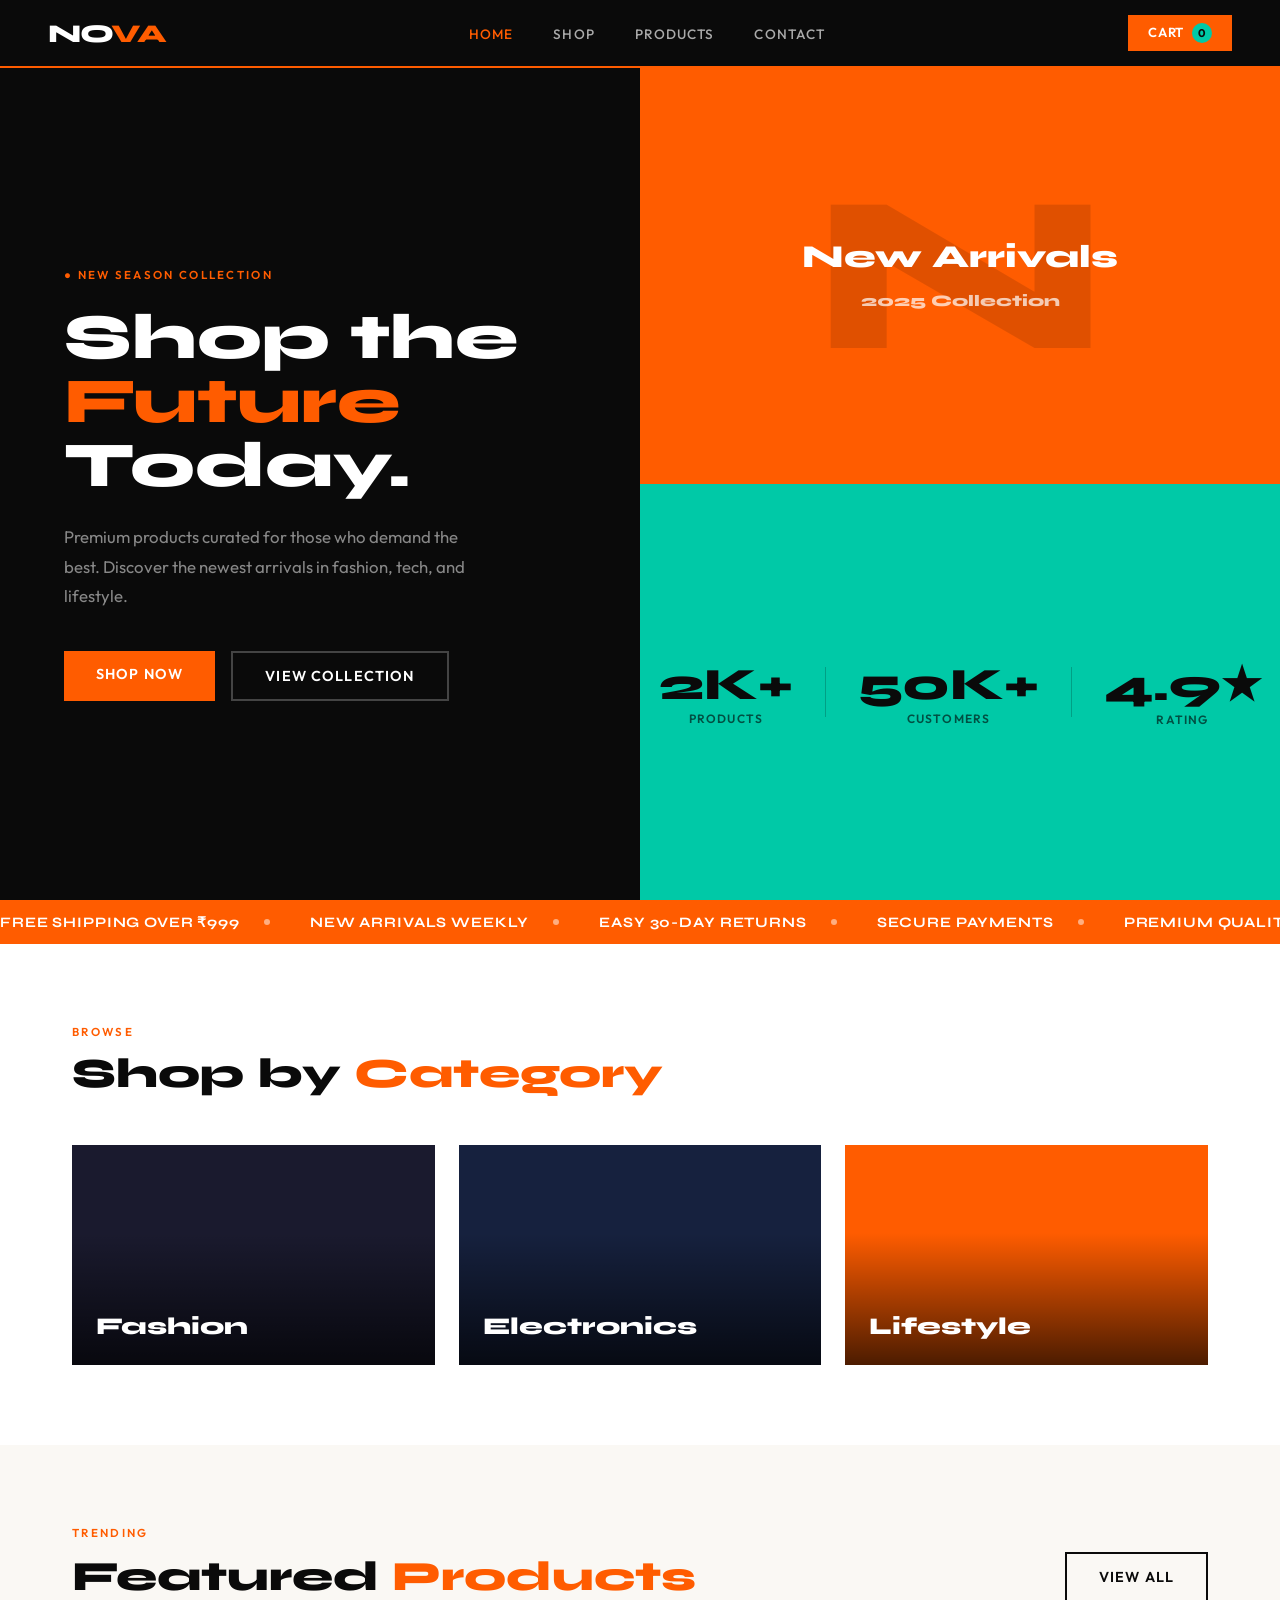
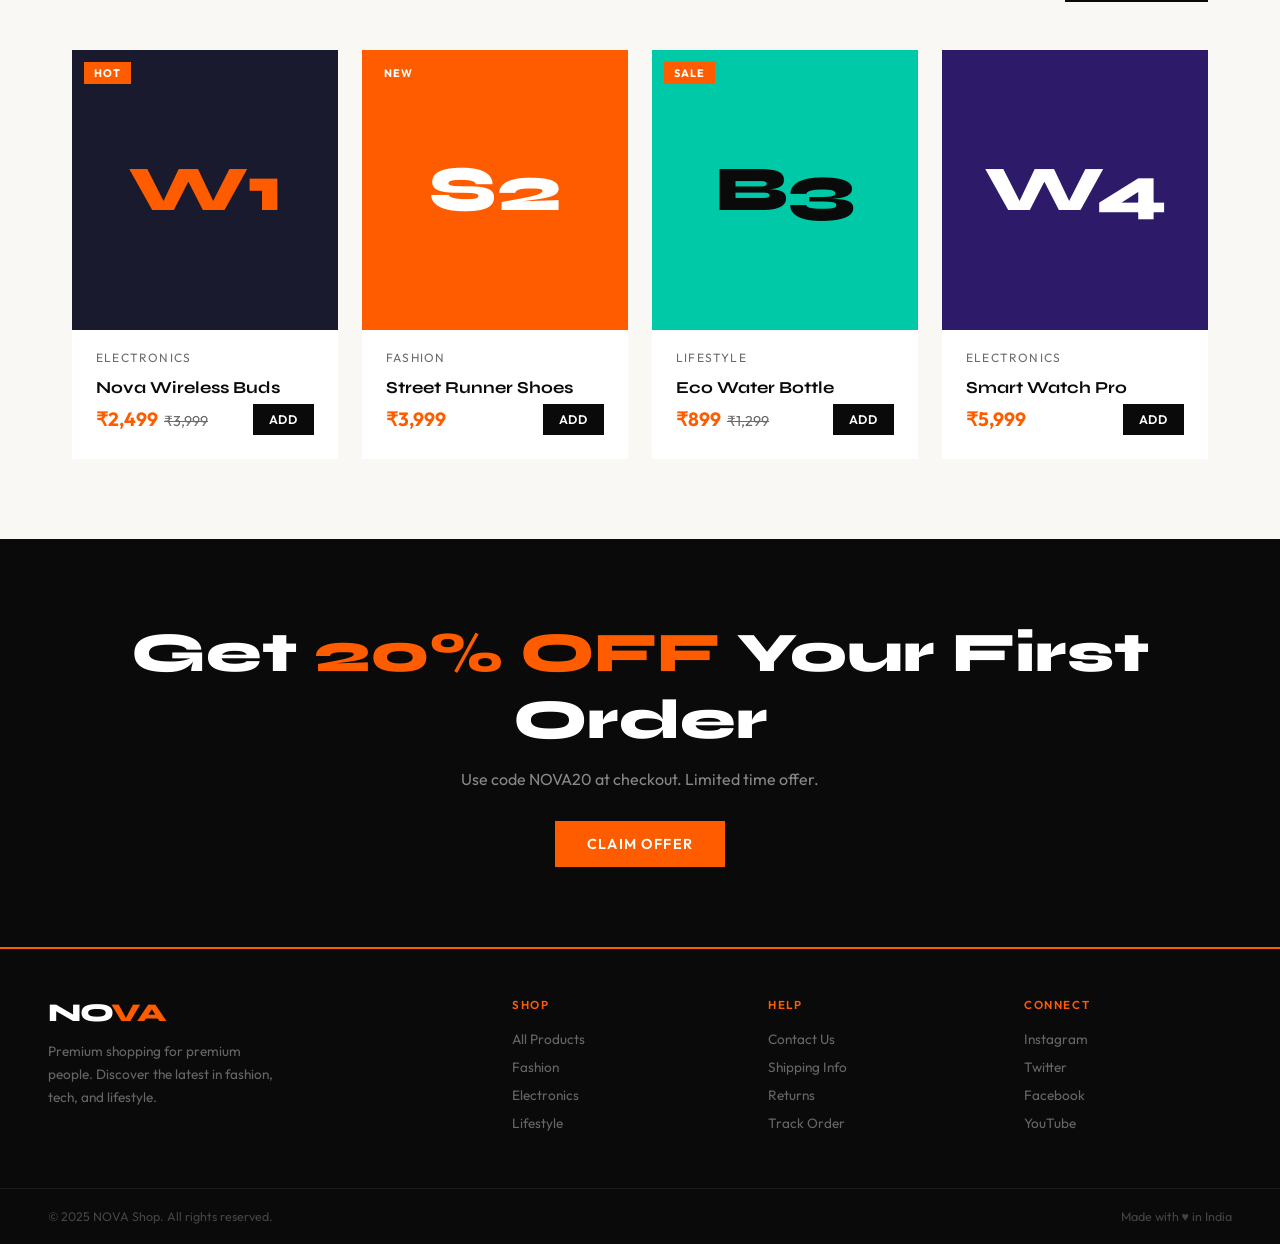
<file: index.html>
<!DOCTYPE html>
<html lang="en">
<head>
  <!-- Google tag (gtag.js) -->
<script async src="https://www.googletagmanager.com/gtag/js?id=G-P3NL91CEF5"></script>
<script>
  window.dataLayer = window.dataLayer || [];
  function gtag(){dataLayer.push(arguments);}
  gtag('js', new Date());

  gtag('config', 'G-P3NL91CEF5');
</script>
  <!-- Google Tag Manager -->
<script>(function(w,d,s,l,i){w[l]=w[l]||[];w[l].push({'gtm.start':
new Date().getTime(),event:'gtm.js'});var f=d.getElementsByTagName(s)[0],
j=d.createElement(s),dl=l!='dataLayer'?'&l='+l:'';j.async=true;j.src=
'https://www.googletagmanager.com/gtm.js?id='+i+dl;f.parentNode.insertBefore(j,f);
})(window,document,'script','dataLayer','GTM-P2C27LSK');</script>
<!-- End Google Tag Manager -->
<meta charset="UTF-8">
<meta name="viewport" content="width=device-width, initial-scale=1.0">
<title>NOVA Shop — Home</title>
<link rel="stylesheet" href="style.css">
<style>
  .hero { background: var(--black); min-height: calc(100vh - 68px); display: grid; grid-template-columns: 1fr 1fr; }
  .hero-left { padding: 6rem 4rem; display: flex; flex-direction: column; justify-content: center; }
  .hero-eyebrow { font-size: 0.72rem; font-weight: 600; letter-spacing: 0.2em; text-transform: uppercase; color: var(--accent); margin-bottom: 1.5rem; }
  .hero-title { font-family: var(--font-head); font-size: clamp(3.5rem, 5vw, 6rem); font-weight: 800; color: #fff; line-height: 1; margin-bottom: 1.5rem; }
  .hero-title span { color: var(--accent); }
  .hero-desc { color: #888; font-size: 1.05rem; line-height: 1.75; max-width: 420px; margin-bottom: 2.5rem; }
  .hero-btns { display: flex; gap: 1rem; flex-wrap: wrap; }
  .hero-right { display: grid; grid-template-rows: 1fr 1fr; }
  .hero-img-a { background: var(--accent); display: flex; align-items: center; justify-content: center; position: relative; overflow: hidden; }
  .hero-img-a .bg-word { font-family: var(--font-head); font-size: 14rem; font-weight: 800; color: rgba(0,0,0,0.12); line-height: 1; user-select: none; }
  .hero-img-a .center-text { position: absolute; font-family: var(--font-head); font-size: 2rem; font-weight: 800; color: #fff; text-align: center; }
  .hero-img-b { background: var(--accent2); display: flex; align-items: center; justify-content: center; gap: 2rem; }
  .stat { text-align: center; }
  .stat .num { font-family: var(--font-head); font-size: 2.8rem; font-weight: 800; color: var(--black); }
  .stat .lbl { font-size: 0.75rem; font-weight: 600; text-transform: uppercase; letter-spacing: 0.1em; color: rgba(0,0,0,0.6); }
  .stat-divider { width: 1px; height: 50px; background: rgba(0,0,0,0.2); }
  .marquee-bar { background: var(--accent); padding: 0.85rem 0; overflow: hidden; display: flex; }
  .marquee-track { display: flex; gap: 2.5rem; white-space: nowrap; animation: ticker 20s linear infinite; }
  .marquee-item { font-family: var(--font-head); font-weight: 700; font-size: 0.9rem; color: #fff; text-transform: uppercase; letter-spacing: 0.06em; display: flex; align-items: center; gap: 1.5rem; }
  .mdot { display: inline-block; width: 6px; height: 6px; background: rgba(255,255,255,0.5); border-radius: 50%; }
  @keyframes ticker { 0% { transform: translateX(0); } 100% { transform: translateX(-50%); } }
  .products-grid { display: grid; grid-template-columns: repeat(4, 1fr); gap: 1.5rem; margin-top: 3rem; }
  .promo-banner { background: var(--black); padding: 5rem 0; text-align: center; }
  .promo-banner h2 { font-family: var(--font-head); font-size: 3.5rem; font-weight: 800; color: #fff; margin-bottom: 1rem; }
  .promo-banner h2 span { color: var(--accent); }
  .promo-banner p { color: #888; font-size: 1rem; margin-bottom: 2rem; }
  .cat-grid { display: grid; grid-template-columns: repeat(3, 1fr); gap: 1.5rem; margin-top: 3rem; }
  .cat-card { height: 220px; display: flex; align-items: flex-end; padding: 1.5rem; cursor: pointer; position: relative; overflow: hidden; transition: transform 0.2s; text-decoration: none; }
  .cat-card:hover { transform: scale(1.02); }
  .cat-card h3 { font-family: var(--font-head); font-size: 1.5rem; font-weight: 800; color: #fff; position: relative; z-index: 1; }
  .cat-card::after { content: ''; position: absolute; inset: 0; background: linear-gradient(to top, rgba(0,0,0,0.7) 0%, transparent 60%); }
  @media (max-width: 900px) {
    .hero { grid-template-columns: 1fr; }
    .hero-right { display: none; }
    .hero-left { padding: 3rem 1.5rem; }
    .products-grid { grid-template-columns: repeat(2, 1fr); }
    .cat-grid { grid-template-columns: 1fr 1fr; }
  }
</style>
</head>
<body>
  <!-- Google Tag Manager (noscript) -->
<noscript><iframe src="https://www.googletagmanager.com/ns.html?id=GTM-P2C27LSK"
height="0" width="0" style="display:none;visibility:hidden"></iframe></noscript>
<!-- End Google Tag Manager (noscript) -->

<nav>
  <a href="index.html" class="nav-logo">NO<span>VA</span></a>
  <ul class="nav-links">
    <li><a href="index.html" class="active">Home</a></li>
    <li><a href="shop.html">Shop</a></li>
    <li><a href="product.html">Products</a></li>
    <li><a href="contact.html">Contact</a></li>
  </ul>
  <div class="nav-right">
    <a href="cart.html" class="cart-btn">Cart <span class="cart-count" id="cart-count">0</span></a>
  </div>
</nav>

<div class="page-wrap">
  <section class="hero">
    <div class="hero-left">
      <div class="hero-eyebrow">&#9679; New Season Collection</div>
      <h1 class="hero-title">Shop the<br><span>Future</span><br>Today.</h1>
      <p class="hero-desc">Premium products curated for those who demand the best. Discover the newest arrivals in fashion, tech, and lifestyle.</p>
      <div class="hero-btns">
        <a href="shop.html" class="btn btn-primary">Shop Now</a>
        <a href="product.html" class="btn btn-secondary" style="color:#fff;border-color:#444;">View Collection</a>
      </div>
    </div>
    <div class="hero-right">
      <div class="hero-img-a">
        <div class="bg-word">N</div>
        <div class="center-text">New Arrivals<br><span style="font-size:1rem;opacity:0.7;">2025 Collection</span></div>
      </div>
      <div class="hero-img-b">
        <div class="stat"><div class="num">2K+</div><div class="lbl">Products</div></div>
        <div class="stat-divider"></div>
        <div class="stat"><div class="num">50K+</div><div class="lbl">Customers</div></div>
        <div class="stat-divider"></div>
        <div class="stat"><div class="num">4.9★</div><div class="lbl">Rating</div></div>
      </div>
    </div>
  </section>

  <div class="marquee-bar">
    <div class="marquee-track">
      <div class="marquee-item">Free Shipping Over ₹999 <span class="mdot"></span></div>
      <div class="marquee-item">New Arrivals Weekly <span class="mdot"></span></div>
      <div class="marquee-item">Easy 30-Day Returns <span class="mdot"></span></div>
      <div class="marquee-item">Secure Payments <span class="mdot"></span></div>
      <div class="marquee-item">Premium Quality <span class="mdot"></span></div>
      <div class="marquee-item">Free Shipping Over ₹999 <span class="mdot"></span></div>
      <div class="marquee-item">New Arrivals Weekly <span class="mdot"></span></div>
      <div class="marquee-item">Easy 30-Day Returns <span class="mdot"></span></div>
      <div class="marquee-item">Secure Payments <span class="mdot"></span></div>
      <div class="marquee-item">Premium Quality <span class="mdot"></span></div>
    </div>
  </div>

  <section class="section" style="background:#fff;">
    <div class="container">
      <span class="section-label">Browse</span>
      <h2 class="section-title">Shop by <span>Category</span></h2>
      <div class="cat-grid">
        <a href="shop.html" class="cat-card" style="background:#1a1a2e;"><h3>Fashion</h3></a>
        <a href="shop.html" class="cat-card" style="background:#16213e;"><h3>Electronics</h3></a>
        <a href="shop.html" class="cat-card" style="background:var(--accent);"><h3>Lifestyle</h3></a>
      </div>
    </div>
  </section>

  <section class="section" style="background:var(--cream);">
    <div class="container">
      <span class="section-label">Trending</span>
      <div style="display:flex;align-items:center;justify-content:space-between;flex-wrap:wrap;gap:1rem;">
        <h2 class="section-title" style="margin-bottom:0;">Featured <span>Products</span></h2>
        <a href="shop.html" class="btn btn-secondary">View All</a>
      </div>
      <div class="products-grid">
        <div class="product-card" onclick="location.href='product.html'">
          <div class="product-thumb" style="background:#1a1a2e;"><div class="product-badge">Hot</div><span style="font-family:var(--font-head);font-size:4rem;color:var(--accent);font-weight:800;">W1</span></div>
          <div class="product-info"><div class="product-cat">Electronics</div><div class="product-name">Nova Wireless Buds</div><div class="product-price-row"><div><span class="product-price">₹2,499</span><span class="product-old-price">₹3,999</span></div><button class="add-to-cart-btn" onclick="event.stopPropagation();addToCart('Nova Wireless Buds',2499)">Add</button></div></div>
        </div>
        <div class="product-card" onclick="location.href='product.html'">
          <div class="product-thumb" style="background:var(--accent);"><div class="product-badge">New</div><span style="font-family:var(--font-head);font-size:4rem;color:#fff;font-weight:800;">S2</span></div>
          <div class="product-info"><div class="product-cat">Fashion</div><div class="product-name">Street Runner Shoes</div><div class="product-price-row"><div><span class="product-price">₹3,999</span></div><button class="add-to-cart-btn" onclick="event.stopPropagation();addToCart('Street Runner Shoes',3999)">Add</button></div></div>
        </div>
        <div class="product-card" onclick="location.href='product.html'">
          <div class="product-thumb" style="background:var(--accent2);"><div class="product-badge">Sale</div><span style="font-family:var(--font-head);font-size:4rem;color:var(--black);font-weight:800;">B3</span></div>
          <div class="product-info"><div class="product-cat">Lifestyle</div><div class="product-name">Eco Water Bottle</div><div class="product-price-row"><div><span class="product-price">₹899</span><span class="product-old-price">₹1,299</span></div><button class="add-to-cart-btn" onclick="event.stopPropagation();addToCart('Eco Water Bottle',899)">Add</button></div></div>
        </div>
        <div class="product-card" onclick="location.href='product.html'">
          <div class="product-thumb" style="background:#2d1b69;"><span style="font-family:var(--font-head);font-size:4rem;color:#fff;font-weight:800;">W4</span></div>
          <div class="product-info"><div class="product-cat">Electronics</div><div class="product-name">Smart Watch Pro</div><div class="product-price-row"><div><span class="product-price">₹5,999</span></div><button class="add-to-cart-btn" onclick="event.stopPropagation();addToCart('Smart Watch Pro',5999)">Add</button></div></div>
        </div>
      </div>
    </div>
  </section>

  <div class="promo-banner">
    <div class="container">
      <h2>Get <span>20% OFF</span> Your First Order</h2>
      <p>Use code NOVA20 at checkout. Limited time offer.</p>
      <a href="shop.html" class="btn btn-primary">Claim Offer</a>
    </div>
  </div>

  <footer>
    <div class="footer-inner">
      <div class="footer-brand"><a href="index.html" class="nav-logo">NO<span>VA</span></a><p>Premium shopping for premium people. Discover the latest in fashion, tech, and lifestyle.</p></div>
      <div class="footer-col"><h4>Shop</h4><ul><li><a href="shop.html">All Products</a></li><li><a href="shop.html">Fashion</a></li><li><a href="shop.html">Electronics</a></li><li><a href="shop.html">Lifestyle</a></li></ul></div>
      <div class="footer-col"><h4>Help</h4><ul><li><a href="contact.html">Contact Us</a></li><li><a href="#">Shipping Info</a></li><li><a href="#">Returns</a></li><li><a href="#">Track Order</a></li></ul></div>
      <div class="footer-col"><h4>Connect</h4><ul><li><a href="#">Instagram</a></li><li><a href="#">Twitter</a></li><li><a href="#">Facebook</a></li><li><a href="#">YouTube</a></li></ul></div>
    </div>
    <div class="footer-bottom"><span>&copy; 2025 NOVA Shop. All rights reserved.</span><span>Made with &hearts; in India</span></div>
  </footer>
</div>

<div class="toast" id="toast"></div>
<script>
  function getCart() { return JSON.parse(localStorage.getItem('nova_cart') || '[]'); }
  function saveCart(c) { localStorage.setItem('nova_cart', JSON.stringify(c)); }
  function updateCount() { document.getElementById('cart-count').textContent = getCart().length; }
  function addToCart(name, price) { const cart = getCart(); cart.push({ name, price }); saveCart(cart); updateCount(); showToast('Added to cart!'); }
  function showToast(msg) { const t = document.getElementById('toast'); t.textContent = msg; t.style.display = 'block'; setTimeout(() => { t.style.display = 'none'; }, 2500); }
  updateCount();
</script>
</body>
</html>
</file>
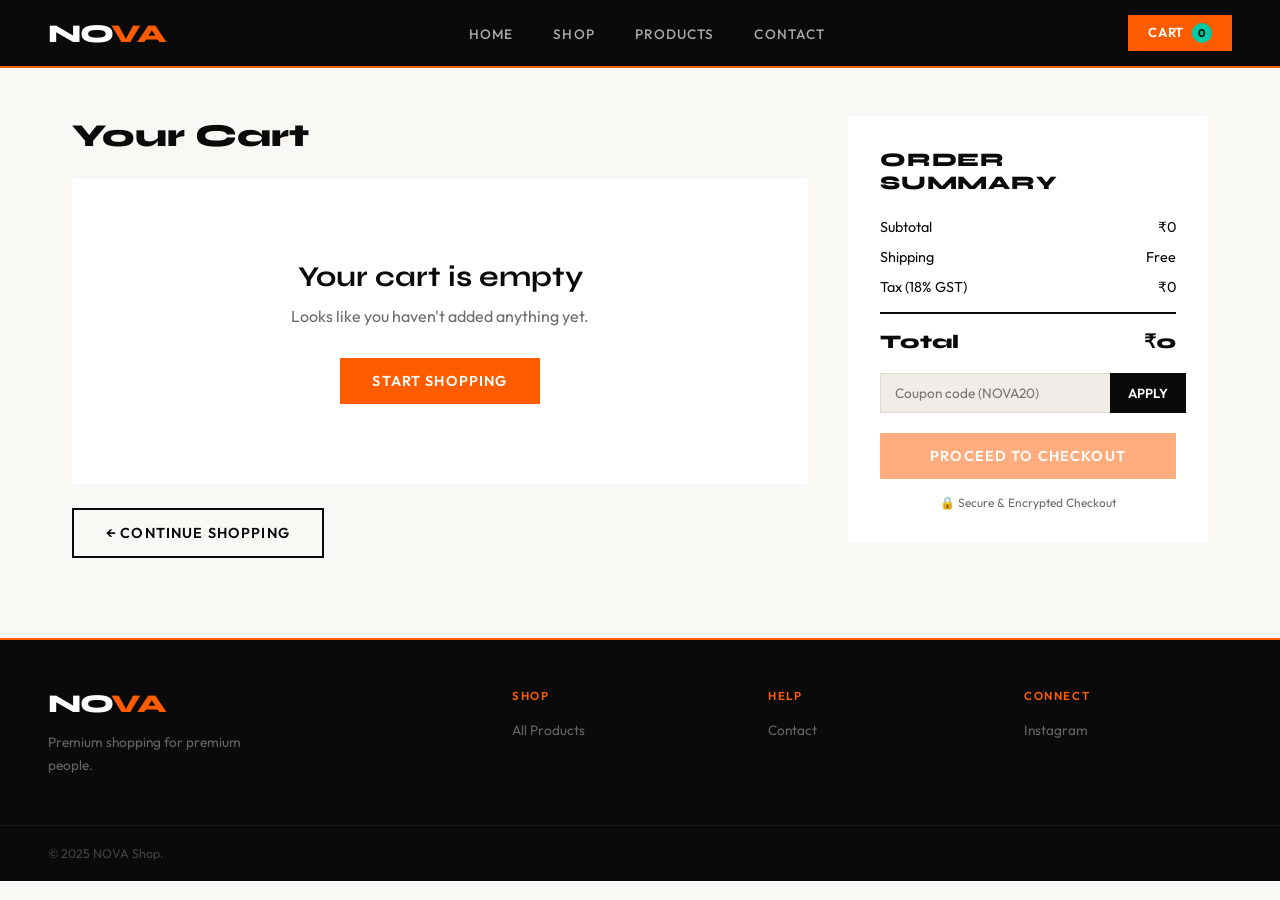
<file: cart.html>
<!DOCTYPE html>
<html lang="en">
<head>
  <!-- Google tag (gtag.js) -->
<script async src="https://www.googletagmanager.com/gtag/js?id=G-P3NL91CEF5"></script>
<script>
  window.dataLayer = window.dataLayer || [];
  function gtag(){dataLayer.push(arguments);}
  gtag('js', new Date());

  gtag('config', 'G-P3NL91CEF5');
</script>
  <!-- Google Tag Manager -->
<script>(function(w,d,s,l,i){w[l]=w[l]||[];w[l].push({'gtm.start':
new Date().getTime(),event:'gtm.js'});var f=d.getElementsByTagName(s)[0],
j=d.createElement(s),dl=l!='dataLayer'?'&l='+l:'';j.async=true;j.src=
'https://www.googletagmanager.com/gtm.js?id='+i+dl;f.parentNode.insertBefore(j,f);
})(window,document,'script','dataLayer','GTM-P2C27LSK');</script>
<!-- End Google Tag Manager -->
<meta charset="UTF-8">
<meta name="viewport" content="width=device-width, initial-scale=1.0">
<title>NOVA Shop — Cart</title>
<link rel="stylesheet" href="style.css">
<style>
  .cart-layout { display: grid; grid-template-columns: 1fr 360px; gap: 2.5rem; padding: 3rem 0 5rem; align-items: start; }
  .cart-header { font-family: var(--font-head); font-size: 2rem; font-weight: 800; margin-bottom: 1.5rem; }
  .cart-item { background: #fff; display: grid; grid-template-columns: 100px 1fr auto; gap: 1.25rem; align-items: center; padding: 1.25rem; margin-bottom: 1rem; }
  .cart-item-img { height: 100px; display: flex; align-items: center; justify-content: center; }
  .cart-item-img span { font-family: var(--font-head); font-size: 2.5rem; font-weight: 800; color: #fff; }
  .item-name { font-family: var(--font-head); font-size: 1rem; font-weight: 700; margin-bottom: 0.25rem; }
  .item-cat { font-size: 0.75rem; color: var(--gray); text-transform: uppercase; letter-spacing: 0.08em; margin-bottom: 0.75rem; }
  .item-price { font-size: 1.1rem; font-weight: 700; color: var(--accent); }
  .item-actions { display: flex; align-items: center; gap: 0.75rem; margin-top: 0.5rem; }
  .qty-sm { display: flex; align-items: center; border: 1.5px solid var(--border); }
  .qty-sm button { width: 30px; height: 30px; background: var(--light); border: none; cursor: pointer; font-size: 1rem; }
  .qty-sm button:hover { background: var(--accent); color: #fff; }
  .qty-sm span { width: 36px; text-align: center; font-size: 0.9rem; font-weight: 600; }
  .remove-btn { background: none; border: none; color: var(--gray); font-size: 0.8rem; cursor: pointer; text-decoration: underline; }
  .remove-btn:hover { color: var(--accent); }
  .item-total { text-align: right; font-family: var(--font-head); font-size: 1.2rem; font-weight: 800; }
  .empty-cart { text-align: center; padding: 5rem 2rem; background: #fff; }
  .empty-cart h2 { font-family: var(--font-head); font-size: 1.8rem; margin-bottom: 0.75rem; }
  .empty-cart p { color: var(--gray); margin-bottom: 2rem; }
  .cart-summary { background: #fff; padding: 2rem; position: sticky; top: 90px; }
  .summary-title { font-family: var(--font-head); font-size: 1.2rem; font-weight: 800; margin-bottom: 1.5rem; text-transform: uppercase; letter-spacing: 0.04em; }
  .summary-row { display: flex; justify-content: space-between; font-size: 0.9rem; margin-bottom: 0.75rem; }
  .summary-row.total { font-family: var(--font-head); font-size: 1.2rem; font-weight: 800; border-top: 2px solid var(--black); padding-top: 1rem; margin-top: 1rem; }
  .coupon-row { display: flex; gap: 0; margin: 1.25rem 0; }
  .coupon-row input { flex: 1; background: var(--light); border: 1.5px solid var(--border); border-right: none; padding: 10px 14px; font-family: var(--font-body); font-size: 0.85rem; outline: none; }
  .coupon-row button { background: var(--black); color: #fff; border: none; padding: 10px 18px; font-family: var(--font-body); font-size: 0.82rem; font-weight: 600; text-transform: uppercase; cursor: pointer; }
  .coupon-row button:hover { background: var(--accent); }
  .secure-note { font-size: 0.75rem; color: var(--gray); text-align: center; margin-top: 1rem; }
  @media (max-width: 900px) {
    .cart-layout { grid-template-columns: 1fr; }
    .cart-summary { position: static; }
    .cart-item { grid-template-columns: 80px 1fr; }
    .item-total { display: none; }
  }
</style>
</head>
<body>
  <!-- Google Tag Manager (noscript) -->
<noscript><iframe src="https://www.googletagmanager.com/ns.html?id=GTM-P2C27LSK"
height="0" width="0" style="display:none;visibility:hidden"></iframe></noscript>
<!-- End Google Tag Manager (noscript) -->

<nav>
  <a href="index.html" class="nav-logo">NO<span>VA</span></a>
  <ul class="nav-links">
    <li><a href="index.html">Home</a></li>
    <li><a href="shop.html">Shop</a></li>
    <li><a href="product.html">Products</a></li>
    <li><a href="contact.html">Contact</a></li>
  </ul>
  <div class="nav-right">
    <a href="cart.html" class="cart-btn">Cart <span class="cart-count" id="cart-count">0</span></a>
  </div>
</nav>

<div class="page-wrap">
  <div class="container">
    <div class="cart-layout">
      <div>
        <div class="cart-header">Your Cart</div>
        <div id="cart-items-container"></div>
        <div style="margin-top:1.5rem;">
          <a href="shop.html" class="btn btn-secondary">&#8592; Continue Shopping</a>
        </div>
      </div>
      <div class="cart-summary">
        <div class="summary-title">Order Summary</div>
        <div class="summary-row"><span>Subtotal</span><span id="subtotal">₹0</span></div>
        <div class="summary-row"><span>Shipping</span><span id="shipping">Free</span></div>
        <div class="summary-row"><span>Tax (18% GST)</span><span id="tax">₹0</span></div>
        <div class="summary-row total"><span>Total</span><span id="total">₹0</span></div>
        <div class="coupon-row">
          <input type="text" placeholder="Coupon code (NOVA20)" id="coupon-input">
          <button onclick="applyCoupon()">Apply</button>
        </div>
        <a href="checkout.html" class="btn btn-primary btn-full" id="checkout-btn">Proceed to Checkout</a>
        <p class="secure-note">&#128274; Secure & Encrypted Checkout</p>
      </div>
    </div>
  </div>

  <footer>
    <div class="footer-inner">
      <div class="footer-brand"><a href="index.html" class="nav-logo">NO<span>VA</span></a><p>Premium shopping for premium people.</p></div>
      <div class="footer-col"><h4>Shop</h4><ul><li><a href="shop.html">All Products</a></li></ul></div>
      <div class="footer-col"><h4>Help</h4><ul><li><a href="contact.html">Contact</a></li></ul></div>
      <div class="footer-col"><h4>Connect</h4><ul><li><a href="#">Instagram</a></li></ul></div>
    </div>
    <div class="footer-bottom"><span>&copy; 2025 NOVA Shop.</span></div>
  </footer>
</div>

<div class="toast" id="toast"></div>
<script>
  const COLORS = ['#1a1a2e','#FF5C00','#00C9A7','#2d1b69','#1b4332','#7c2d12'];
  function getCart() { return JSON.parse(localStorage.getItem('nova_cart') || '[]'); }
  function saveCart(c) { localStorage.setItem('nova_cart', JSON.stringify(c)); }
  function updateCount() { document.getElementById('cart-count').textContent = getCart().length; }
  function showToast(msg) { const t = document.getElementById('toast'); t.textContent = msg; t.style.display = 'block'; setTimeout(() => t.style.display = 'none', 2500); }

  function renderCart() {
    const cart = getCart();
    const container = document.getElementById('cart-items-container');
    updateCount();
    if (cart.length === 0) {
      container.innerHTML = `<div class="empty-cart"><h2>Your cart is empty</h2><p>Looks like you haven't added anything yet.</p><a href="shop.html" class="btn btn-primary">Start Shopping</a></div>`;
      document.getElementById('subtotal').textContent = '₹0';
      document.getElementById('tax').textContent = '₹0';
      document.getElementById('total').textContent = '₹0';
      document.getElementById('checkout-btn').style.opacity = '0.5';
      document.getElementById('checkout-btn').style.pointerEvents = 'none';
      return;
    }
    const grouped = {};
    cart.forEach(item => {
      if (!grouped[item.name]) grouped[item.name] = { ...item, qty: 0, color: COLORS[Object.keys(grouped).length % COLORS.length] };
      grouped[item.name].qty++;
    });
    let html = '';
    Object.values(grouped).forEach(item => {
      html += `<div class="cart-item">
        <div class="cart-item-img" style="background:${item.color};">
          <span>${item.name.split(' ').map(w=>w[0]).join('').slice(0,2)}</span>
        </div>
        <div>
          <div class="item-name">${item.name}</div>
          <div class="item-cat">Premium Product</div>
          <div class="item-price">₹${item.price.toLocaleString()}</div>
          <div class="item-actions">
            <div class="qty-sm">
              <button onclick="changeItemQty('${item.name}', -1)">−</button>
              <span>${item.qty}</span>
              <button onclick="changeItemQty('${item.name}', 1)">+</button>
            </div>
            <button class="remove-btn" onclick="removeItem('${item.name}')">Remove</button>
          </div>
        </div>
        <div class="item-total">₹${(item.price * item.qty).toLocaleString()}</div>
      </div>`;
    });
    container.innerHTML = html;
    let subtotal = Object.values(grouped).reduce((s, i) => s + i.price * i.qty, 0);
    let tax = Math.round(subtotal * 0.18);
    let shipping = subtotal >= 999 ? 0 : 99;
    document.getElementById('subtotal').textContent = '₹' + subtotal.toLocaleString();
    document.getElementById('shipping').textContent = shipping === 0 ? 'Free' : '₹' + shipping;
    document.getElementById('tax').textContent = '₹' + tax.toLocaleString();
    document.getElementById('total').textContent = '₹' + (subtotal + tax + shipping).toLocaleString();
  }

  function changeItemQty(name, delta) {
    let cart = getCart();
    if (delta === 1) { cart.push({ name, price: cart.find(i=>i.name===name)?.price || 0 }); }
    else { const idx = cart.findIndex(i=>i.name===name); if (idx > -1) cart.splice(idx, 1); }
    saveCart(cart); renderCart();
  }

  function removeItem(name) {
    let cart = getCart().filter(i => i.name !== name);
    saveCart(cart); renderCart(); showToast('Item removed.');
  }

  function applyCoupon() {
    const code = document.getElementById('coupon-input').value.trim().toUpperCase();
    if (code === 'NOVA20') showToast('Coupon applied! 20% off at checkout.');
    else showToast('Invalid coupon code.');
  }

  renderCart();
</script>
</body>
</html>
</file>
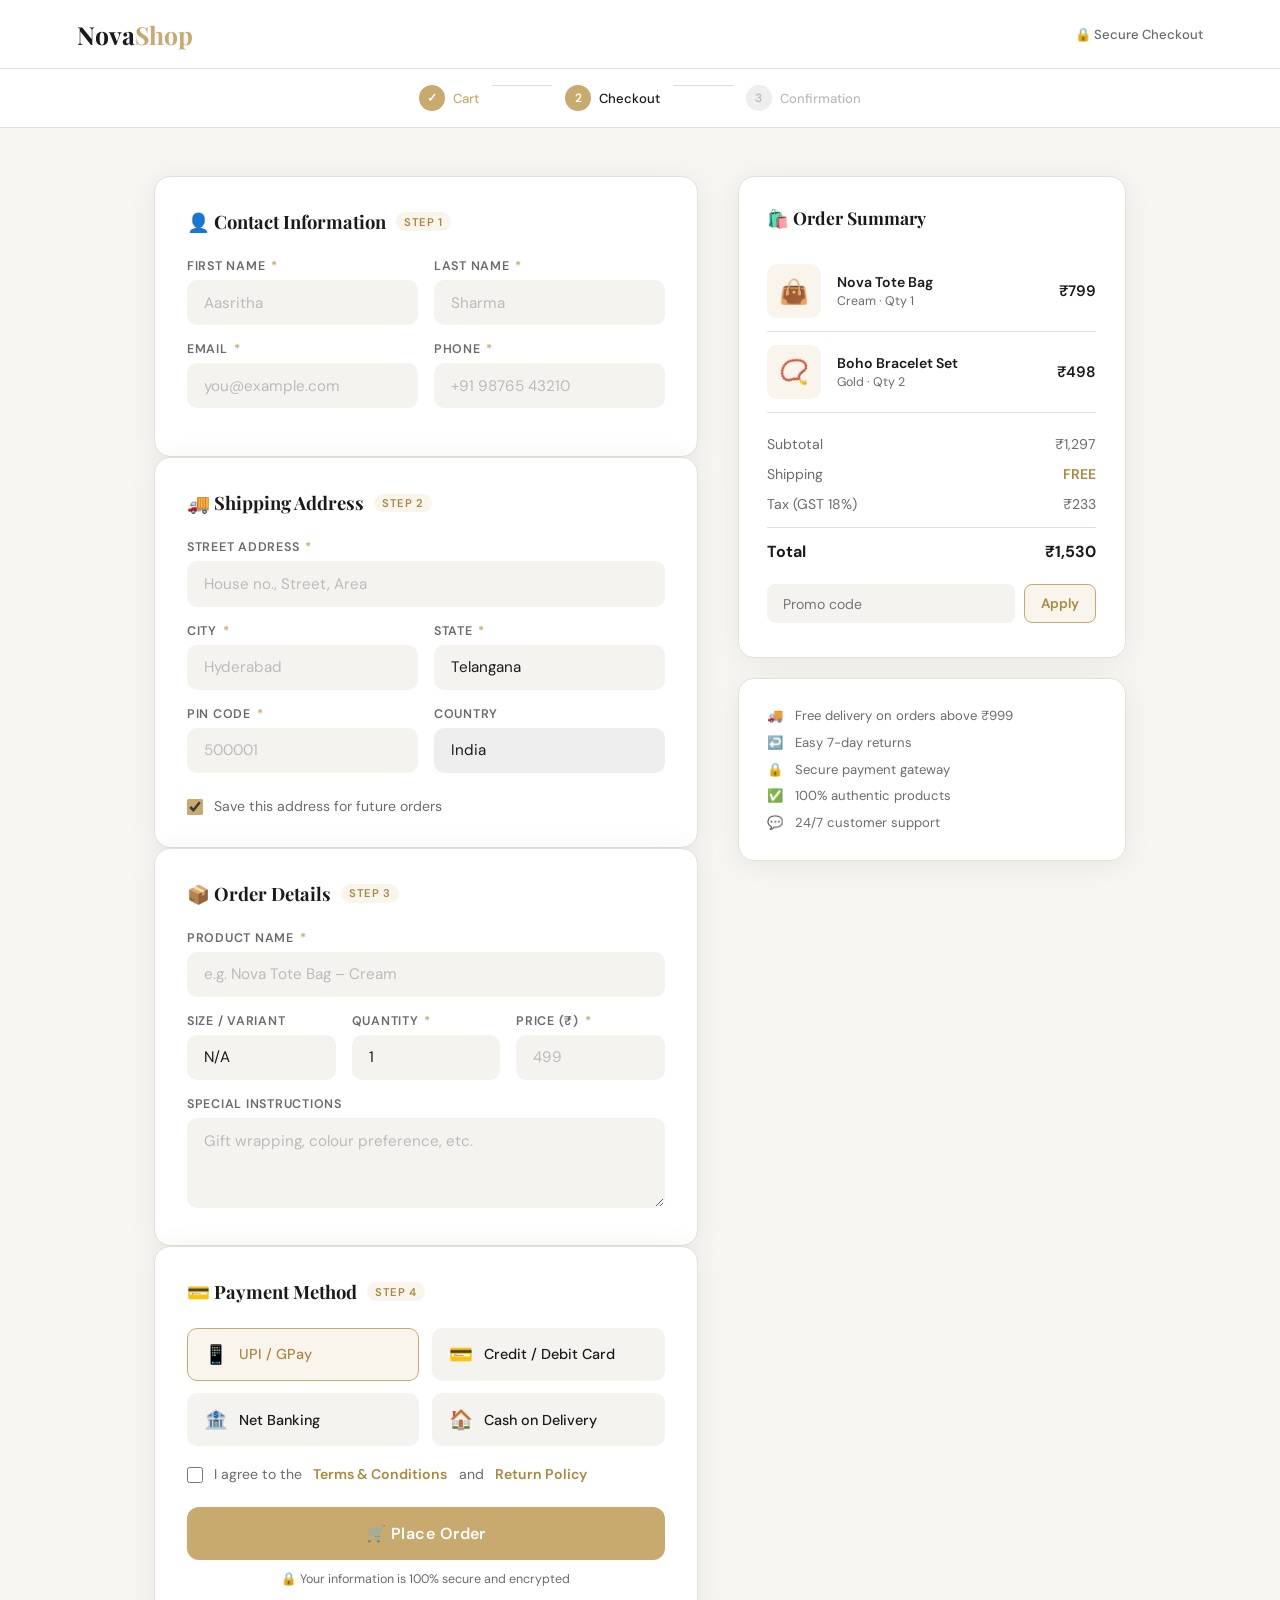
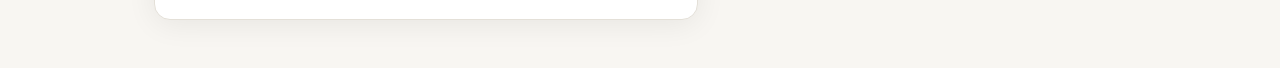
<file: checkout.html>
<!DOCTYPE html>
<html lang="en">
<head> 
  <!-- Google tag (gtag.js) -->
<script async src="https://www.googletagmanager.com/gtag/js?id=G-P3NL91CEF5"></script>
<script>
  window.dataLayer = window.dataLayer || [];
  function gtag(){dataLayer.push(arguments);}
  gtag('js', new Date());

  gtag('config', 'G-P3NL91CEF5');
</script>
  <!-- Google Tag Manager -->
<script>(function(w,d,s,l,i){w[l]=w[l]||[];w[l].push({'gtm.start':
new Date().getTime(),event:'gtm.js'});var f=d.getElementsByTagName(s)[0],
j=d.createElement(s),dl=l!='dataLayer'?'&l='+l:'';j.async=true;j.src=
'https://www.googletagmanager.com/gtm.js?id='+i+dl;f.parentNode.insertBefore(j,f);
})(window,document,'script','dataLayer','GTM-P2C27LSK');</script>
<!-- End Google Tag Manager -->
  <meta charset="UTF-8" />
  <meta name="viewport" content="width=device-width, initial-scale=1.0"/>
  <title>Checkout – Nova Shop</title>
  <link href="https://fonts.googleapis.com/css2?family=Playfair+Display:wght@600;700&family=DM+Sans:wght@300;400;500;600&display=swap" rel="stylesheet"/>
  <style>
    *, *::before, *::after { box-sizing: border-box; margin: 0; padding: 0; }

    :root {
      --bg: #f8f6f2;
      --card: #ffffff;
      --accent: #c8a96e;
      --accent-dark: #a8893e;
      --accent-light: #faf5ec;
      --text: #1a1a1a;
      --muted: #6b6b6b;
      --border: #e4e0d8;
      --error: #d63031;
      --input-bg: #f5f3ef;
      --shadow: 0 4px 30px rgba(0,0,0,0.07);
    }

    body {
      font-family: 'DM Sans', sans-serif;
      background: var(--bg);
      color: var(--text);
      min-height: 100vh;
    }

    /* NAV */
    nav {
      display: flex; justify-content: space-between; align-items: center;
      padding: 1.1rem 6%; background: #fff;
      border-bottom: 1px solid var(--border);
      position: sticky; top: 0; z-index: 100;
    }
    .nav-logo {
      font-family: 'Playfair Display', serif;
      font-size: 1.55rem; font-weight: 700;
      color: var(--text); text-decoration: none;
    }
    .nav-logo span { color: var(--accent); }
    .nav-secure {
      display: flex; align-items: center; gap: 0.5rem;
      font-size: 0.82rem; color: var(--muted); font-weight: 500;
    }

    /* STEPS */
    .steps-bar {
      background: #fff; border-bottom: 1px solid var(--border);
      padding: 1rem 6%; display: flex; justify-content: center;
    }
    .step {
      display: flex; align-items: center; gap: 0.5rem;
      font-size: 0.82rem; font-weight: 500; color: #bbb;
    }
    .step.active { color: var(--text); }
    .step.done   { color: var(--accent); }
    .step-num {
      width: 26px; height: 26px; border-radius: 50%; background: #eee;
      display: flex; align-items: center; justify-content: center;
      font-size: 0.75rem; font-weight: 600;
    }
    .step.active .step-num,
    .step.done   .step-num { background: var(--accent); color: #fff; }
    .step-line { width: 60px; height: 1px; background: #ddd; margin: 0 0.8rem; }

    /* LAYOUT */
    .checkout-wrap {
      max-width: 1100px; margin: 0 auto; padding: 3rem 5%;
      display: grid; grid-template-columns: 1.4fr 1fr;
      gap: 2.5rem; align-items: start;
    }
    .form-col { display: flex; flex-direction: column; gap: 1.8rem; }

    /* SECTION CARDS */
    .section-card {
      background: var(--card); border-radius: 16px; padding: 2rem;
      box-shadow: var(--shadow); border: 1px solid var(--border);
    }
    .section-card h3 {
      font-family: 'Playfair Display', serif;
      font-size: 1.15rem; margin-bottom: 1.5rem;
      display: flex; align-items: center; gap: 0.6rem;
    }
    .step-badge {
      background: var(--accent-light); color: var(--accent-dark);
      font-family: 'DM Sans', sans-serif; font-size: 0.7rem; font-weight: 600;
      padding: 0.15rem 0.55rem; border-radius: 20px; letter-spacing: 0.04em;
    }

    /* FIELDS */
    .form-row { display: grid; grid-template-columns: 1fr 1fr; gap: 1rem; }
    .qty-row  { display: grid; grid-template-columns: 1fr 1fr 1fr; gap: 1rem; }
    .field { margin-bottom: 1rem; }
    .field:last-child { margin-bottom: 0; }
    .field label {
      display: block; font-size: 0.78rem; font-weight: 600; color: var(--muted);
      margin-bottom: 0.38rem; letter-spacing: 0.06em; text-transform: uppercase;
    }
    .field label .req { color: var(--accent); margin-left: 2px; }
    .field input,
    .field select,
    .field textarea {
      width: 100%; background: var(--input-bg);
      border: 1.5px solid transparent; border-radius: 10px;
      padding: 0.72rem 1rem;
      font-family: 'DM Sans', sans-serif; font-size: 0.95rem; color: var(--text);
      outline: none; transition: all 0.2s; -webkit-appearance: none;
    }
    .field input::placeholder,
    .field textarea::placeholder { color: #bbb; }
    .field input:focus,
    .field select:focus,
    .field textarea:focus {
      border-color: var(--accent); background: #fff;
      box-shadow: 0 0 0 3px rgba(200,169,110,0.13);
    }
    .field input.err,
    .field select.err,
    .field textarea.err { border-color: var(--error); background: #fff8f8; }
    .err-msg { display: none; font-size: 0.76rem; color: var(--error); margin-top: 0.3rem; }
    .has-err .err-msg { display: block; }
    .field textarea { resize: vertical; min-height: 90px; }

    /* PAYMENT TILES */
    .payment-grid { display: grid; grid-template-columns: 1fr 1fr; gap: 0.8rem; }
    .pay-opt {
      display: flex; align-items: center; gap: 0.7rem;
      background: var(--input-bg); border: 1.5px solid transparent;
      border-radius: 10px; padding: 0.8rem 1rem;
      cursor: pointer; transition: all 0.2s;
      font-size: 0.9rem; font-weight: 500;
    }
    .pay-opt input[type="radio"] { display: none; }
    .pay-opt.selected {
      border-color: var(--accent); background: var(--accent-light); color: var(--accent-dark);
    }
    .pay-icon { font-size: 1.2rem; }

    /* CHECKBOX */
    .check-row {
      display: flex; align-items: flex-start; gap: 0.7rem;
      font-size: 0.88rem; color: var(--muted); margin-top: 0.5rem; cursor: pointer;
    }
    .check-row input[type="checkbox"] {
      width: 16px; height: 16px; accent-color: var(--accent);
      margin-top: 2px; flex-shrink: 0;
    }

    /* SUBMIT BUTTON */
    .place-btn {
      width: 100%; padding: 1rem; background: var(--accent); color: #fff;
      border: none; border-radius: 12px;
      font-family: 'DM Sans', sans-serif; font-size: 1rem; font-weight: 600;
      cursor: pointer; letter-spacing: 0.03em;
      display: flex; align-items: center; justify-content: center; gap: 0.5rem;
      transition: background 0.2s, transform 0.15s, box-shadow 0.2s;
      margin-top: 1.5rem;
    }
    .place-btn:hover {
      background: var(--accent-dark); transform: translateY(-1px);
      box-shadow: 0 8px 24px rgba(200,169,110,0.35);
    }
    .place-btn:disabled { opacity: 0.6; cursor: not-allowed; transform: none; box-shadow: none; }
    .spinner {
      display: none; width: 18px; height: 18px;
      border: 2px solid rgba(255,255,255,0.4); border-top-color: #fff;
      border-radius: 50%; animation: spin 0.7s linear infinite;
    }
    @keyframes spin { to { transform: rotate(360deg); } }
    .place-btn.loading .btn-label { display: none; }
    .place-btn.loading .spinner   { display: block; }
    .secure-note {
      text-align: center; font-size: 0.78rem; color: var(--muted); margin-top: 0.7rem;
    }

    /* ORDER SUMMARY */
    .summary-col { position: sticky; top: 80px; display: flex; flex-direction: column; gap: 1.2rem; }
    .summary-card {
      background: var(--card); border-radius: 16px; padding: 1.8rem;
      box-shadow: var(--shadow); border: 1px solid var(--border);
    }
    .summary-card h3 { font-family: 'Playfair Display', serif; font-size: 1.1rem; margin-bottom: 1.4rem; }
    .cart-item {
      display: flex; gap: 1rem; align-items: center;
      padding: 0.8rem 0; border-bottom: 1px solid var(--border);
    }
    .cart-item:last-of-type { border-bottom: none; }
    .item-img {
      width: 54px; height: 54px; border-radius: 10px;
      background: var(--accent-light);
      display: flex; align-items: center; justify-content: center;
      font-size: 1.5rem; flex-shrink: 0;
    }
    .item-info { flex: 1; }
    .item-name  { font-size: 0.88rem; font-weight: 600; margin-bottom: 0.15rem; }
    .item-var   { font-size: 0.78rem; color: var(--muted); }
    .item-price { font-size: 0.95rem; font-weight: 600; }
    .summary-totals { margin-top: 1rem; }
    .total-row {
      display: flex; justify-content: space-between;
      font-size: 0.88rem; color: var(--muted); padding: 0.38rem 0;
    }
    .total-row.grand {
      font-size: 1rem; font-weight: 700; color: var(--text);
      border-top: 1.5px solid var(--border); margin-top: 0.5rem; padding-top: 0.8rem;
    }
    .free { color: var(--accent-dark); font-weight: 600; }
    .promo-row { display: flex; gap: 0.6rem; margin-top: 1rem; }
    .promo-row input {
      flex: 1; background: var(--input-bg); border: 1.5px solid transparent;
      border-radius: 8px; padding: 0.6rem 0.9rem;
      font-family: 'DM Sans', sans-serif; font-size: 0.88rem; outline: none;
      transition: border-color 0.2s;
    }
    .promo-row input:focus { border-color: var(--accent); }
    .promo-row button {
      padding: 0.6rem 1rem; background: var(--accent-light);
      border: 1.5px solid var(--accent); color: var(--accent-dark);
      border-radius: 8px; font-family: 'DM Sans', sans-serif;
      font-size: 0.85rem; font-weight: 600; cursor: pointer; transition: background 0.2s;
    }
    .promo-row button:hover { background: #f0e5cc; }
    #promo-msg { font-size: 0.78rem; margin-top: 0.35rem; }
    #promo-msg.ok   { color: var(--accent-dark); }
    #promo-msg.fail { color: var(--error); }
    .trust-badges { display: flex; flex-direction: column; gap: 0.6rem; }
    .trust-item { display: flex; align-items: center; gap: 0.7rem; font-size: 0.82rem; color: var(--muted); }

    /* TOAST */
    #toast {
      position: fixed; bottom: 2rem; left: 50%;
      transform: translateX(-50%) translateY(20px);
      background: #1a1a1a; color: #fff; padding: 0.75rem 1.6rem;
      border-radius: 50px; font-size: 0.88rem;
      opacity: 0; pointer-events: none;
      transition: opacity 0.3s, transform 0.3s; z-index: 999;
    }
    #toast.show { opacity: 1; transform: translateX(-50%) translateY(0); }

    /* RESPONSIVE */
    @media (max-width: 860px) {
      .checkout-wrap { grid-template-columns: 1fr; }
      .summary-col { position: static; order: -1; }
    }
    @media (max-width: 480px) {
      .form-row, .qty-row { grid-template-columns: 1fr; }
      .payment-grid { grid-template-columns: 1fr 1fr; }
      .step-line { width: 25px; }
    }
  </style>
</head>
<body>
  <!-- Google Tag Manager (noscript) -->
<noscript><iframe src="https://www.googletagmanager.com/ns.html?id=GTM-P2C27LSK"
height="0" width="0" style="display:none;visibility:hidden"></iframe></noscript>
<!-- End Google Tag Manager (noscript) -->

  <!-- NAV -->
  <nav>
    <a class="nav-logo" href="index.html">Nova<span>Shop</span></a>
    <div class="nav-secure">🔒 Secure Checkout</div>
  </nav>

  <!-- STEPS BAR -->
  <div class="steps-bar">
    <div class="step done"><div class="step-num">✓</div> Cart</div>
    <div class="step-line"></div>
    <div class="step active"><div class="step-num">2</div> Checkout</div>
    <div class="step-line"></div>
    <div class="step"><div class="step-num">3</div> Confirmation</div>
  </div>

  <!-- CHECKOUT LAYOUT -->
  <div class="checkout-wrap">

    <!-- FORM COLUMN -->
    <div class="form-col">
      <form id="checkoutForm" novalidate>

        <!-- STEP 1: CONTACT INFO -->
        <div class="section-card">
          <h3>👤 Contact Information <span class="step-badge">STEP 1</span></h3>
          <div class="form-row">
            <div class="field" id="f-fname">
              <label>First Name <span class="req">*</span></label>
              <input type="text" name="fname" placeholder="Aasritha"/>
              <div class="err-msg">First name is required.</div>
            </div>
            <div class="field" id="f-lname">
              <label>Last Name <span class="req">*</span></label>
              <input type="text" name="lname" placeholder="Sharma"/>
              <div class="err-msg">Last name is required.</div>
            </div>
          </div>
          <div class="form-row">
            <div class="field" id="f-email">
              <label>Email <span class="req">*</span></label>
              <input type="email" name="email" placeholder="you@example.com"/>
              <div class="err-msg">Enter a valid email.</div>
            </div>
            <div class="field" id="f-phone">
              <label>Phone <span class="req">*</span></label>
              <input type="tel" name="phone" placeholder="+91 98765 43210"/>
              <div class="err-msg">Enter a valid phone number.</div>
            </div>
          </div>
        </div>

        <!-- STEP 2: SHIPPING ADDRESS -->
        <div class="section-card">
          <h3>🚚 Shipping Address <span class="step-badge">STEP 2</span></h3>
          <div class="field" id="f-address">
            <label>Street Address <span class="req">*</span></label>
            <input type="text" name="address" placeholder="House no., Street, Area"/>
            <div class="err-msg">Address is required.</div>
          </div>
          <div class="form-row">
            <div class="field" id="f-city">
              <label>City <span class="req">*</span></label>
              <input type="text" name="city" placeholder="Hyderabad"/>
              <div class="err-msg">City is required.</div>
            </div>
            <div class="field" id="f-state">
              <label>State <span class="req">*</span></label>
              <select name="state">
                <option value="">— Select —</option>
                <option>Andhra Pradesh</option>
                <option selected>Telangana</option>
                <option>Karnataka</option>
                <option>Tamil Nadu</option>
                <option>Maharashtra</option>
                <option>Delhi</option>
                <option>Gujarat</option>
                <option>Rajasthan</option>
                <option>West Bengal</option>
                <option>Other</option>
              </select>
              <div class="err-msg">Please select a state.</div>
            </div>
          </div>
          <div class="form-row">
            <div class="field" id="f-pin">
              <label>PIN Code <span class="req">*</span></label>
              <input type="text" name="pin" maxlength="6" placeholder="500001"/>
              <div class="err-msg">Enter a valid 6-digit PIN.</div>
            </div>
            <div class="field">
              <label>Country</label>
              <input type="text" value="India" readonly style="background:#eee;cursor:default"/>
            </div>
          </div>
          <label class="check-row">
            <input type="checkbox" name="save_address" checked/>
            Save this address for future orders
          </label>
        </div>

        <!-- STEP 3: ORDER DETAILS -->
        <div class="section-card">
          <h3>📦 Order Details <span class="step-badge">STEP 3</span></h3>
          <div class="field" id="f-product">
            <label>Product Name <span class="req">*</span></label>
            <input type="text" name="product" placeholder="e.g. Nova Tote Bag – Cream"/>
            <div class="err-msg">Please enter the product name.</div>
          </div>
          <div class="qty-row">
            <div class="field" id="f-size">
              <label>Size / Variant</label>
              <select name="size">
                <option value="">N/A</option>
                <option>XS</option><option>S</option><option>M</option>
                <option>L</option><option>XL</option><option>One Size</option>
              </select>
            </div>
            <div class="field" id="f-qty">
              <label>Quantity <span class="req">*</span></label>
              <input type="number" name="quantity" min="1" max="99" value="1"/>
              <div class="err-msg">Min quantity is 1.</div>
            </div>
            <div class="field" id="f-price">
              <label>Price (₹) <span class="req">*</span></label>
              <input type="number" name="price" min="0" placeholder="499"/>
              <div class="err-msg">Enter the product price.</div>
            </div>
          </div>
          <div class="field">
            <label>Special Instructions</label>
            <textarea name="notes" placeholder="Gift wrapping, colour preference, etc."></textarea>
          </div>
        </div>

        <!-- STEP 4: PAYMENT -->
        <div class="section-card">
          <h3>💳 Payment Method <span class="step-badge">STEP 4</span></h3>
          <div class="payment-grid">
            <label class="pay-opt selected">
              <input type="radio" name="payment" value="UPI" checked/>
              <span class="pay-icon">📱</span> UPI / GPay
            </label>
            <label class="pay-opt">
              <input type="radio" name="payment" value="Card"/>
              <span class="pay-icon">💳</span> Credit / Debit Card
            </label>
            <label class="pay-opt">
              <input type="radio" name="payment" value="NetBanking"/>
              <span class="pay-icon">🏦</span> Net Banking
            </label>
            <label class="pay-opt">
              <input type="radio" name="payment" value="COD"/>
              <span class="pay-icon">🏠</span> Cash on Delivery
            </label>
          </div>
          <div id="f-payment">
            <div class="err-msg" style="display:none">Please select a payment method.</div>
          </div>

          <label class="check-row" style="margin-top:1.2rem">
            <input type="checkbox" name="terms" id="termsCheck"/>
            I agree to the
            <a href="#" style="color:var(--accent-dark);text-decoration:none;font-weight:600">Terms &amp; Conditions</a>
            and
            <a href="#" style="color:var(--accent-dark);text-decoration:none;font-weight:600">Return Policy</a>
          </label>
          <div id="terms-err" style="display:none;font-size:0.76rem;color:var(--error);margin-top:0.3rem">
            Please accept the terms to proceed.
          </div>

          <button type="submit" class="place-btn">
            <span class="btn-label">🛒 Place Order</span>
            <div class="spinner"></div>
          </button>
          <p class="secure-note">🔒 Your information is 100% secure and encrypted</p>
        </div>

      </form>
    </div>

    <!-- ORDER SUMMARY COLUMN -->
    <div class="summary-col">
      <div class="summary-card">
        <h3>🛍️ Order Summary</h3>
        <div class="cart-item">
          <div class="item-img">👜</div>
          <div class="item-info">
            <div class="item-name">Nova Tote Bag</div>
            <div class="item-var">Cream · Qty 1</div>
          </div>
          <div class="item-price">₹799</div>
        </div>
        <div class="cart-item">
          <div class="item-img">📿</div>
          <div class="item-info">
            <div class="item-name">Boho Bracelet Set</div>
            <div class="item-var">Gold · Qty 2</div>
          </div>
          <div class="item-price">₹498</div>
        </div>
        <div class="summary-totals">
          <div class="total-row"><span>Subtotal</span><span>₹1,297</span></div>
          <div class="total-row"><span>Shipping</span><span class="free">FREE</span></div>
          <div class="total-row"><span>Tax (GST 18%)</span><span>₹233</span></div>
          <div class="total-row grand"><span>Total</span><span>₹1,530</span></div>
        </div>
        <div class="promo-row">
          <input type="text" id="promoInput" placeholder="Promo code"/>
          <button type="button" onclick="applyPromo()">Apply</button>
        </div>
        <div id="promo-msg"></div>
      </div>

      <div class="summary-card trust-badges">
        <div class="trust-item"><span>🚚</span><span>Free delivery on orders above ₹999</span></div>
        <div class="trust-item"><span>↩️</span><span>Easy 7-day returns</span></div>
        <div class="trust-item"><span>🔒</span><span>Secure payment gateway</span></div>
        <div class="trust-item"><span>✅</span><span>100% authentic products</span></div>
        <div class="trust-item"><span>💬</span><span>24/7 customer support</span></div>
      </div>
    </div>

  </div>

  <div id="toast"></div>

  <script>
    /* PAYMENT TILE HIGHLIGHT */
    document.querySelectorAll('.pay-opt').forEach(opt => {
      opt.addEventListener('click', () => {
        document.querySelectorAll('.pay-opt').forEach(o => o.classList.remove('selected'));
        opt.classList.add('selected');
        opt.querySelector('input[type="radio"]').checked = true;
      });
    });

    /* PROMO CODE */
    const PROMO_CODES = { 'NOVA10': '10% off applied!', 'WELCOME': 'Welcome 15% off applied!' };
    function applyPromo() {
      const code = document.getElementById('promoInput').value.trim().toUpperCase();
      const msg  = document.getElementById('promo-msg');
      if (PROMO_CODES[code]) { msg.textContent = '🎉 ' + PROMO_CODES[code]; msg.className = 'ok'; }
      else                   { msg.textContent = '❌ Invalid promo code.';   msg.className = 'fail'; }
    }

    /* VALIDATION HELPERS */
    function isEmail(v) { return /^[^\s@]+@[^\s@]+\.[^\s@]+$/.test(v); }
    function isPhone(v) { return /^[\d\s\+\-\(\)]{7,15}$/.test(v); }
    function isPin(v)   { return /^\d{6}$/.test(v); }

    function showErr(id, show) {
      const el = document.getElementById(id); if (!el) return;
      el.classList.toggle('has-err', show);
      const inp = el.querySelector('input, select, textarea');
      if (inp) inp.classList.toggle('err', show);
      const msg = el.querySelector('.err-msg');
      if (msg) msg.style.display = show ? 'block' : 'none';
    }

    function showToast(txt, dur = 3000) {
      const t = document.getElementById('toast');
      t.textContent = txt; t.classList.add('show');
      setTimeout(() => t.classList.remove('show'), dur);
    }

    /* FORM SUBMIT */
    document.getElementById('checkoutForm').addEventListener('submit', function(e) {
      e.preventDefault();
      const f = this;
      let ok = true;

      const fname = f.fname.value.trim();
      const lname = f.lname.value.trim();
      const email = f.email.value.trim();
      const phone = f.phone.value.trim();
      showErr('f-fname', !fname);           if (!fname)          ok = false;
      showErr('f-lname', !lname);           if (!lname)          ok = false;
      showErr('f-email', !isEmail(email));  if (!isEmail(email)) ok = false;
      showErr('f-phone', !isPhone(phone));  if (!isPhone(phone)) ok = false;

      const address = f.address.value.trim();
      const city    = f.city.value.trim();
      const state   = f.state.value;
      const pin     = f.pin.value.trim();
      showErr('f-address', !address);       if (!address)        ok = false;
      showErr('f-city',    !city);          if (!city)           ok = false;
      showErr('f-state',   !state);         if (!state)          ok = false;
      showErr('f-pin',     !isPin(pin));    if (!isPin(pin))     ok = false;

      const product = f.product.value.trim();
      const qty     = parseInt(f.quantity.value);
      const price   = parseFloat(f.price.value);
      showErr('f-product', !product);             if (!product)        ok = false;
      showErr('f-qty',     !qty || qty < 1);      if (!qty || qty < 1) ok = false;
      showErr('f-price',   isNaN(price));          if (isNaN(price))    ok = false;

      const payment = f.payment ? f.payment.value : '';
      const payErr  = document.querySelector('#f-payment .err-msg');
      if (!payment) { if (payErr) payErr.style.display = 'block'; ok = false; }
      else          { if (payErr) payErr.style.display = 'none'; }

      const termsEl  = document.getElementById('termsCheck');
      const termsErr = document.getElementById('terms-err');
      if (!termsEl.checked) { termsErr.style.display = 'block'; ok = false; }
      else                  { termsErr.style.display = 'none'; }

      if (!ok) { showToast('⚠️ Please fix the errors above.'); return; }

      const btn = f.querySelector('.place-btn');
      btn.classList.add('loading');
      btn.disabled = true;

      setTimeout(() => {
        btn.classList.remove('loading');
        btn.disabled = false;
        showToast('🎉 Order placed! Redirecting…', 2000);
        setTimeout(() => { window.location.href = 'thankyou.html'; }, 1800);
      }, 1400);
    });

    /* LIVE CLEAR ERRORS */
    document.querySelectorAll('input, select, textarea').forEach(el => {
      el.addEventListener('input', () => {
        el.classList.remove('err');
        const field = el.closest('.field');
        if (field) {
          field.classList.remove('has-err');
          const msg = field.querySelector('.err-msg');
          if (msg) msg.style.display = 'none';
        }
      });
    });
  </script>

</body>
</html>
</file>
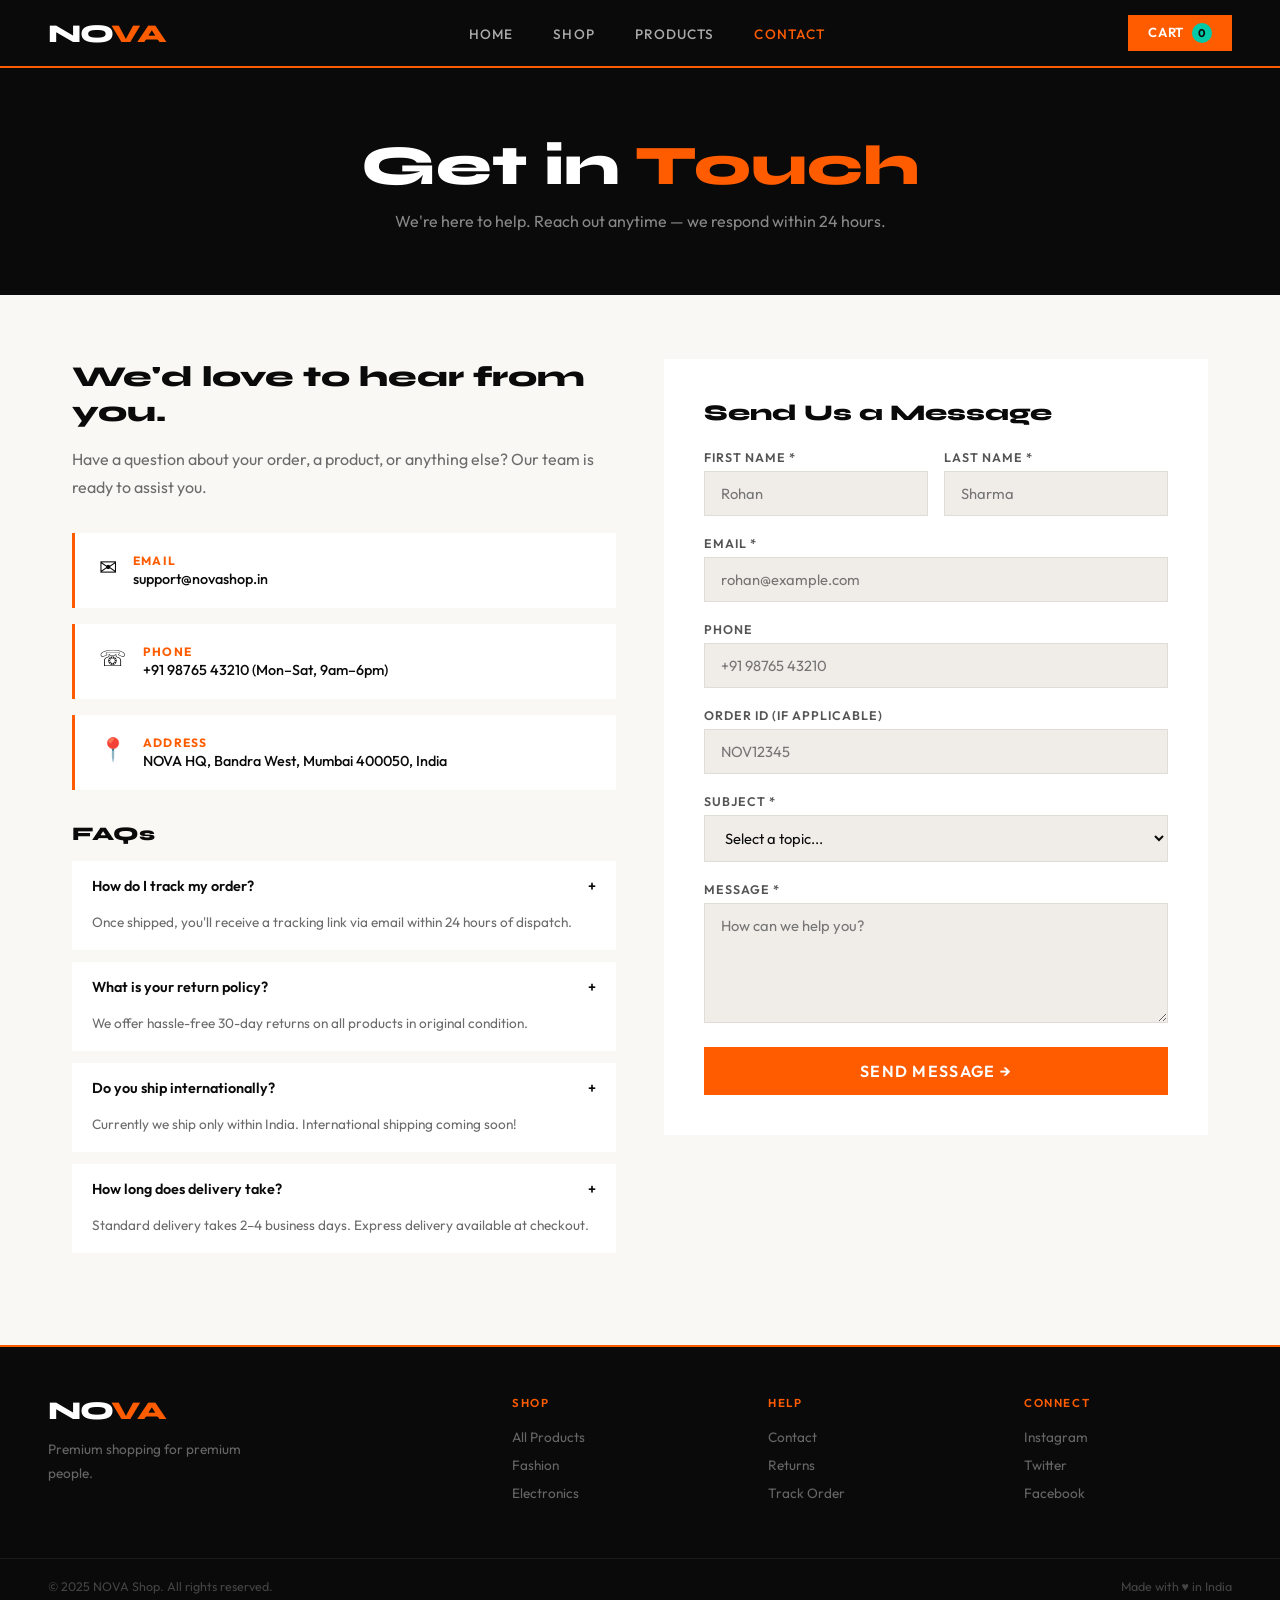
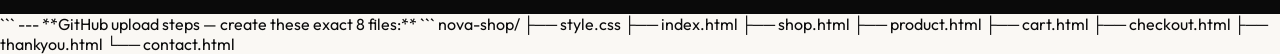
<file: contact.html>
<!DOCTYPE html>
<html lang="en">
<head>
  <!-- Google tag (gtag.js) -->
<script async src="https://www.googletagmanager.com/gtag/js?id=G-P3NL91CEF5"></script>
<script>
  window.dataLayer = window.dataLayer || [];
  function gtag(){dataLayer.push(arguments);}
  gtag('js', new Date());

  gtag('config', 'G-P3NL91CEF5');
</script>
  <!-- Google Tag Manager -->
<script>(function(w,d,s,l,i){w[l]=w[l]||[];w[l].push({'gtm.start':
new Date().getTime(),event:'gtm.js'});var f=d.getElementsByTagName(s)[0],
j=d.createElement(s),dl=l!='dataLayer'?'&l='+l:'';j.async=true;j.src=
'https://www.googletagmanager.com/gtm.js?id='+i+dl;f.parentNode.insertBefore(j,f);
})(window,document,'script','dataLayer','GTM-P2C27LSK');</script>
<!-- End Google Tag Manager -->
<meta charset="UTF-8">
<meta name="viewport" content="width=device-width, initial-scale=1.0">
<title>NOVA Shop — Contact</title>
<link rel="stylesheet" href="style.css">
<style>
  .contact-hero { background: var(--black); padding: 4rem 0; text-align: center; }
  .contact-hero h1 { font-family: var(--font-head); font-size: 3.5rem; font-weight: 800; color: #fff; }
  .contact-hero h1 span { color: var(--accent); }
  .contact-hero p { color: #888; margin-top: 0.75rem; }
  .contact-layout { display: grid; grid-template-columns: 1fr 1fr; gap: 3rem; padding: 4rem 0 5rem; align-items: start; }
  .contact-info h2 { font-family: var(--font-head); font-size: 1.8rem; font-weight: 800; margin-bottom: 1rem; }
  .contact-info p { color: var(--gray); line-height: 1.75; margin-bottom: 2rem; }
  .info-card { background: #fff; padding: 1.25rem 1.5rem; display: flex; align-items: flex-start; gap: 1rem; margin-bottom: 1rem; border-left: 3px solid var(--accent); }
  .info-icon { font-size: 1.4rem; flex-shrink: 0; }
  .info-title { font-size: 0.75rem; font-weight: 700; text-transform: uppercase; letter-spacing: 0.1em; color: var(--accent); margin-bottom: 2px; }
  .info-val { font-size: 0.9rem; font-weight: 500; }
  .faq-item { background: #fff; margin-bottom: 0.75rem; overflow: hidden; }
  .faq-q { padding: 1rem 1.25rem; font-weight: 600; font-size: 0.9rem; cursor: pointer; display: flex; justify-content: space-between; }
  .faq-q:hover { background: var(--light); }
  .faq-a { padding: 0 1.25rem 1rem; font-size: 0.85rem; color: var(--gray); line-height: 1.7; }
  .contact-form-box { background: #fff; padding: 2.5rem; }
  .contact-form-box h3 { font-family: var(--font-head); font-size: 1.4rem; font-weight: 800; margin-bottom: 1.5rem; }
  @media (max-width: 900px) {
    .contact-layout { grid-template-columns: 1fr; }
    .contact-hero h1 { font-size: 2.5rem; }
  }
</style>
</head>
<body>
  <!-- Google Tag Manager (noscript) -->
<noscript><iframe src="https://www.googletagmanager.com/ns.html?id=GTM-P2C27LSK"
height="0" width="0" style="display:none;visibility:hidden"></iframe></noscript>
<!-- End Google Tag Manager (noscript) -->

<nav>
  <a href="index.html" class="nav-logo">NO<span>VA</span></a>
  <ul class="nav-links">
    <li><a href="index.html">Home</a></li>
    <li><a href="shop.html">Shop</a></li>
    <li><a href="product.html">Products</a></li>
    <li><a href="contact.html" class="active">Contact</a></li>
  </ul>
  <div class="nav-right">
    <a href="cart.html" class="cart-btn">Cart <span class="cart-count" id="cart-count">0</span></a>
  </div>
</nav>

<div class="page-wrap">
  <div class="contact-hero">
    <div class="container">
      <h1>Get in <span>Touch</span></h1>
      <p>We're here to help. Reach out anytime — we respond within 24 hours.</p>
    </div>
  </div>

  <div class="container">
    <div class="contact-layout">
      <div>
        <div class="contact-info">
          <h2>We'd love to hear from you.</h2>
          <p>Have a question about your order, a product, or anything else? Our team is ready to assist you.</p>
          <div class="info-card"><div class="info-icon">&#9993;</div><div><div class="info-title">Email</div><div class="info-val">support@novashop.in</div></div></div>
          <div class="info-card"><div class="info-icon">&#9743;</div><div><div class="info-title">Phone</div><div class="info-val">+91 98765 43210 (Mon–Sat, 9am–6pm)</div></div></div>
          <div class="info-card"><div class="info-icon">&#128205;</div><div><div class="info-title">Address</div><div class="info-val">NOVA HQ, Bandra West, Mumbai 400050, India</div></div></div>
        </div>
        <h3 style="font-family:var(--font-head);font-size:1.2rem;font-weight:800;margin:2rem 0 1rem;">FAQs</h3>
        <div class="faq-item"><div class="faq-q">How do I track my order? <span>+</span></div><div class="faq-a">Once shipped, you'll receive a tracking link via email within 24 hours of dispatch.</div></div>
        <div class="faq-item"><div class="faq-q">What is your return policy? <span>+</span></div><div class="faq-a">We offer hassle-free 30-day returns on all products in original condition.</div></div>
        <div class="faq-item"><div class="faq-q">Do you ship internationally? <span>+</span></div><div class="faq-a">Currently we ship only within India. International shipping coming soon!</div></div>
        <div class="faq-item"><div class="faq-q">How long does delivery take? <span>+</span></div><div class="faq-a">Standard delivery takes 2–4 business days. Express delivery available at checkout.</div></div>
      </div>

      <div class="contact-form-box">
        <h3>Send Us a Message</h3>
        <div class="form-row2">
          <div class="form-group"><label>First Name *</label><input type="text" placeholder="Rohan" id="c-fname"></div>
          <div class="form-group"><label>Last Name *</label><input type="text" placeholder="Sharma" id="c-lname"></div>
        </div>
        <div class="form-group"><label>Email *</label><input type="email" placeholder="rohan@example.com" id="c-email"></div>
        <div class="form-group"><label>Phone</label><input type="tel" placeholder="+91 98765 43210"></div>
        <div class="form-group"><label>Order ID (if applicable)</label><input type="text" placeholder="NOV12345"></div>
        <div class="form-group"><label>Subject *</label>
          <select id="c-subject">
            <option value="">Select a topic...</option>
            <option>Order Inquiry</option>
            <option>Product Question</option>
            <option>Return / Refund</option>
            <option>Shipping Issue</option>
            <option>General Feedback</option>
            <option>Partnership</option>
          </select>
        </div>
        <div class="form-group"><label>Message *</label><textarea placeholder="How can we help you?" id="c-msg" style="height:120px;resize:vertical;"></textarea></div>
        <button class="btn btn-primary btn-full" onclick="submitContact()" style="font-size:1rem;">Send Message &#8594;</button>
      </div>
    </div>
  </div>

  <footer>
    <div class="footer-inner">
      <div class="footer-brand"><a href="index.html" class="nav-logo">NO<span>VA</span></a><p>Premium shopping for premium people.</p></div>
      <div class="footer-col"><h4>Shop</h4><ul><li><a href="shop.html">All Products</a></li><li><a href="shop.html">Fashion</a></li><li><a href="shop.html">Electronics</a></li></ul></div>
      <div class="footer-col"><h4>Help</h4><ul><li><a href="contact.html">Contact</a></li><li><a href="#">Returns</a></li><li><a href="#">Track Order</a></li></ul></div>
      <div class="footer-col"><h4>Connect</h4><ul><li><a href="#">Instagram</a></li><li><a href="#">Twitter</a></li><li><a href="#">Facebook</a></li></ul></div>
    </div>
    <div class="footer-bottom"><span>&copy; 2025 NOVA Shop. All rights reserved.</span><span>Made with &hearts; in India</span></div>
  </footer>
</div>

<div class="toast" id="toast"></div>
<script>
  function updateCount() { document.getElementById('cart-count').textContent = JSON.parse(localStorage.getItem('nova_cart') || '[]').length; }
  function showToast(msg) { const t = document.getElementById('toast'); t.textContent = msg; t.style.display = 'block'; setTimeout(() => t.style.display = 'none', 2500); }
  function submitContact() {
    const fname = document.getElementById('c-fname').value.trim();
    const email = document.getElementById('c-email').value.trim();
    const msg = document.getElementById('c-msg').value.trim();
    if (!fname || !email || !msg) { showToast('Please fill all required fields.'); return; }
    if (!email.includes('@')) { showToast('Please enter a valid email.'); return; }
    document.getElementById('c-fname').value = '';
    document.getElementById('c-lname').value = '';
    document.getElementById('c-email').value = '';
    document.getElementById('c-msg').value = '';
    document.getElementById('c-subject').value = '';
    showToast("Message sent! We'll reply within 24 hours.");
  }
  updateCount();
</script>
</body>
</html>
```

---

**GitHub upload steps — create these exact 8 files:**
```
nova-shop/
├── style.css
├── index.html
├── shop.html
├── product.html
├── cart.html
├── checkout.html
├── thankyou.html
└── contact.html
</file>
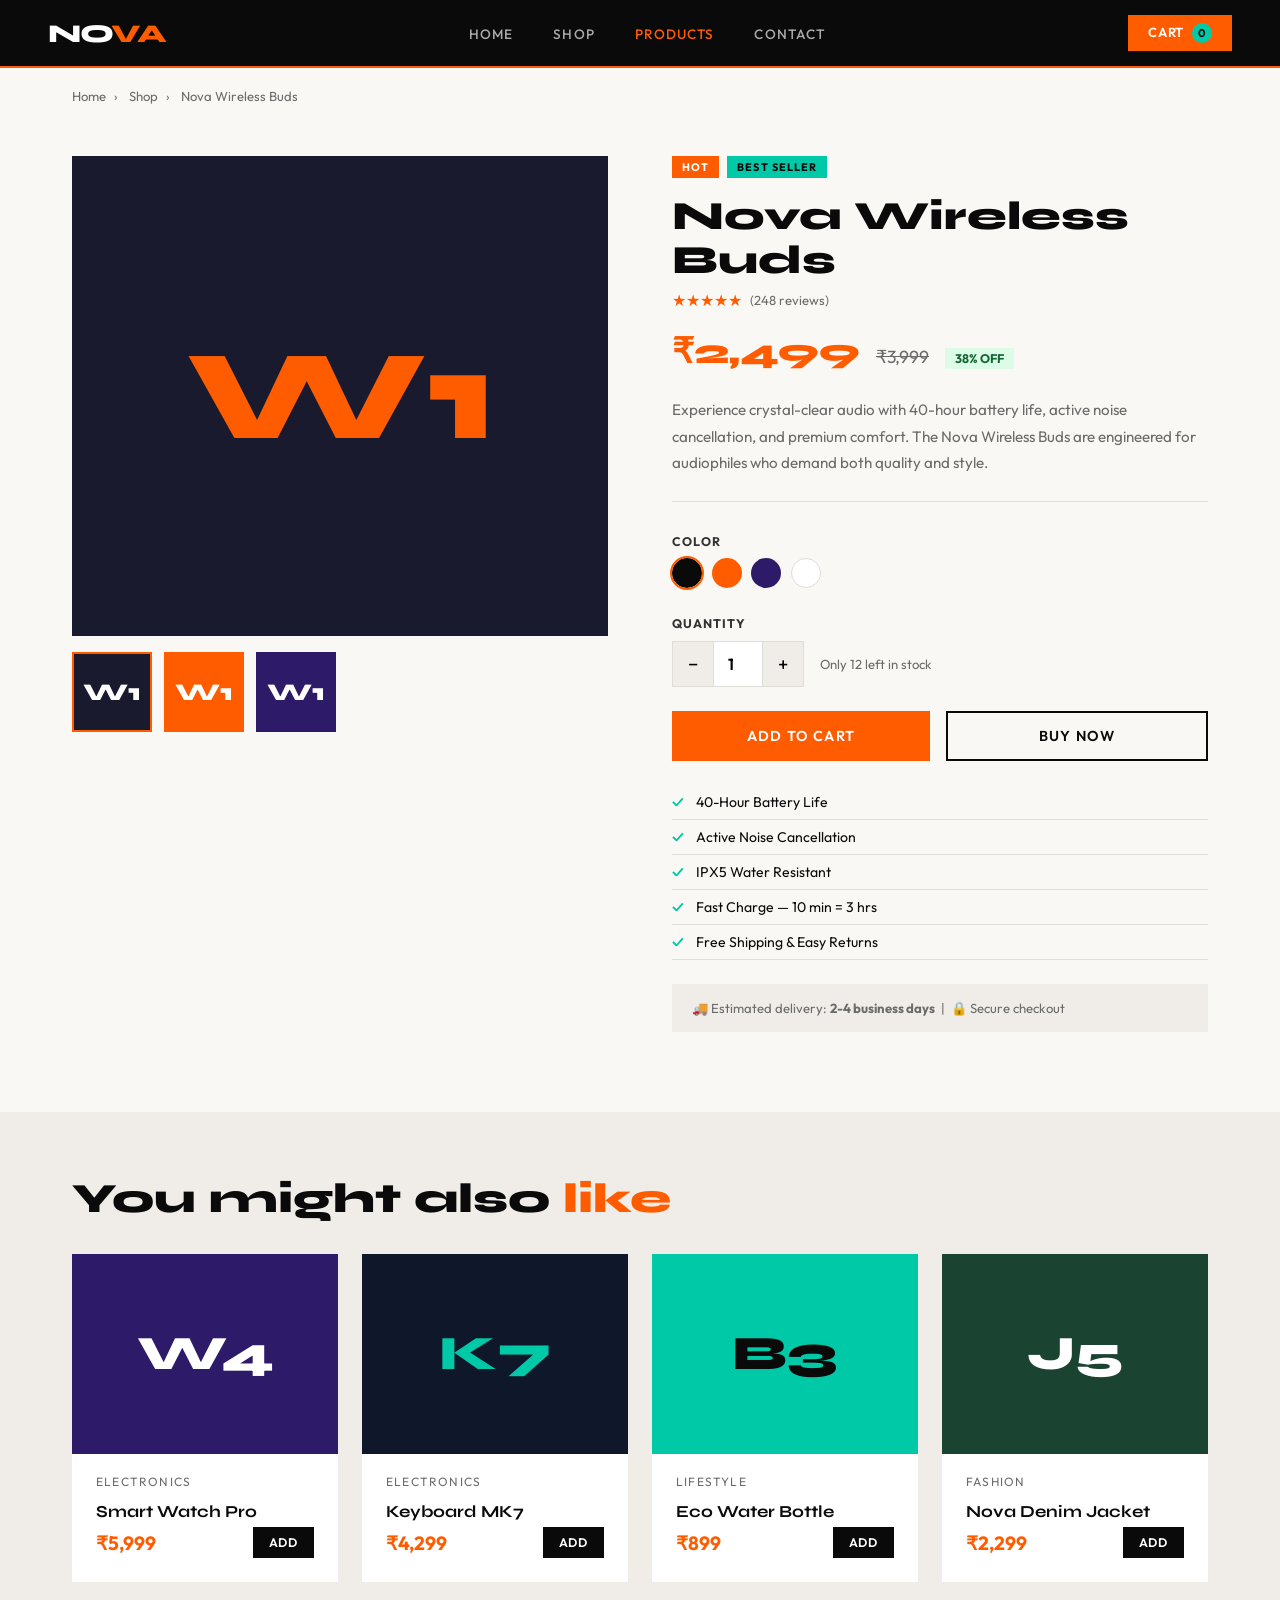
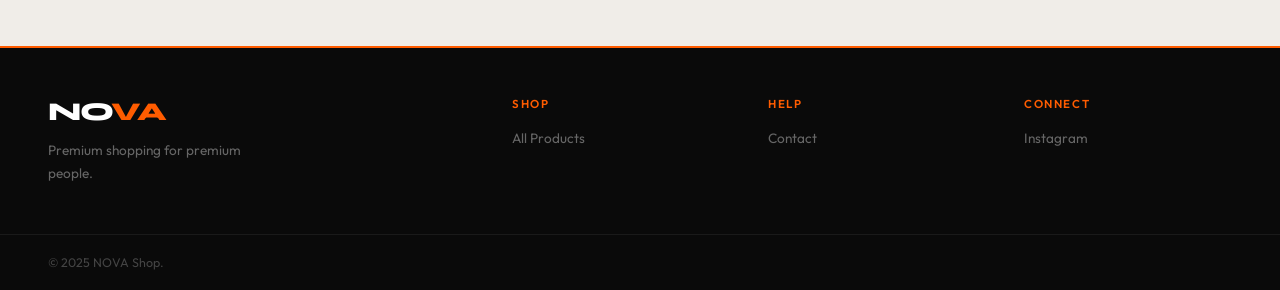
<file: product.html>
<!DOCTYPE html>
<html lang="en">
<head>
  <!-- Google tag (gtag.js) -->
<script async src="https://www.googletagmanager.com/gtag/js?id=G-P3NL91CEF5"></script>
<script>
  window.dataLayer = window.dataLayer || [];
  function gtag(){dataLayer.push(arguments);}
  gtag('js', new Date());

  gtag('config', 'G-P3NL91CEF5');
</script>
  <!-- Google Tag Manager -->
<script>(function(w,d,s,l,i){w[l]=w[l]||[];w[l].push({'gtm.start':
new Date().getTime(),event:'gtm.js'});var f=d.getElementsByTagName(s)[0],
j=d.createElement(s),dl=l!='dataLayer'?'&l='+l:'';j.async=true;j.src=
'https://www.googletagmanager.com/gtm.js?id='+i+dl;f.parentNode.insertBefore(j,f);
})(window,document,'script','dataLayer','GTM-P2C27LSK');</script>
<!-- End Google Tag Manager -->
<meta charset="UTF-8">
<meta name="viewport" content="width=device-width, initial-scale=1.0">
<title>NOVA Shop — Product</title>
<link rel="stylesheet" href="style.css">
<style>
  .breadcrumb { padding: 1.25rem 0; font-size: 0.82rem; color: var(--gray); }
  .breadcrumb a { color: var(--gray); text-decoration: none; }
  .breadcrumb a:hover { color: var(--accent); }
  .breadcrumb span { margin: 0 0.5rem; }
  .product-layout { display: grid; grid-template-columns: 1fr 1fr; gap: 4rem; padding: 2rem 0 5rem; align-items: start; }
  .product-gallery { position: sticky; top: 90px; }
  .main-img { height: 480px; background: #1a1a2e; display: flex; align-items: center; justify-content: center; margin-bottom: 1rem; }
  .main-img .big-label { font-family: var(--font-head); font-size: 8rem; font-weight: 800; color: var(--accent); }
  .thumbs { display: flex; gap: 0.75rem; }
  .thumb { width: 80px; height: 80px; display: flex; align-items: center; justify-content: center; cursor: pointer; border: 2px solid transparent; transition: border-color 0.2s; }
  .thumb:hover, .thumb.active { border-color: var(--accent); }
  .thumb span { font-family: var(--font-head); font-size: 1.5rem; font-weight: 800; color: #fff; }
  .product-badges { display: flex; gap: 0.5rem; margin-bottom: 1rem; }
  .badge { font-size: 0.68rem; font-weight: 700; letter-spacing: 0.1em; text-transform: uppercase; padding: 4px 10px; }
  .badge-hot { background: var(--accent); color: #fff; }
  .badge-new { background: var(--accent2); color: var(--black); }
  .product-title { font-family: var(--font-head); font-size: 2.5rem; font-weight: 800; line-height: 1.1; margin-bottom: 0.5rem; }
  .product-rating { display: flex; align-items: center; gap: 0.5rem; margin-bottom: 1.25rem; }
  .stars { color: var(--accent); font-size: 1rem; }
  .review-count { font-size: 0.82rem; color: var(--gray); }
  .price-block { display: flex; align-items: baseline; gap: 1rem; margin-bottom: 1.5rem; }
  .big-price { font-family: var(--font-head); font-size: 2.2rem; font-weight: 800; color: var(--accent); }
  .old-price { font-size: 1.1rem; color: var(--gray); text-decoration: line-through; }
  .discount-tag { background: #dcfce7; color: #166534; font-size: 0.78rem; font-weight: 700; padding: 3px 10px; }
  .product-desc { color: var(--gray); font-size: 0.95rem; line-height: 1.75; margin-bottom: 2rem; border-bottom: 1px solid var(--border); padding-bottom: 1.5rem; }
  .option-label { font-size: 0.78rem; font-weight: 700; text-transform: uppercase; letter-spacing: 0.08em; margin-bottom: 0.6rem; color: #333; }
  .color-options { display: flex; gap: 0.6rem; margin-bottom: 1.75rem; }
  .color-swatch { width: 30px; height: 30px; border-radius: 50%; cursor: pointer; border: 2px solid transparent; transition: border-color 0.2s; }
  .color-swatch:hover, .color-swatch.active { border-color: var(--black); outline: 2px solid var(--accent); }
  .qty-row { display: flex; align-items: center; gap: 1rem; margin-bottom: 1.5rem; }
  .qty-ctrl { display: flex; align-items: center; border: 1.5px solid var(--border); }
  .qty-ctrl button { width: 40px; height: 44px; background: var(--light); border: none; font-size: 1.2rem; cursor: pointer; font-family: var(--font-body); }
  .qty-ctrl button:hover { background: var(--accent); color: #fff; }
  .qty-ctrl input { width: 50px; height: 44px; border: none; border-left: 1.5px solid var(--border); border-right: 1.5px solid var(--border); text-align: center; font-family: var(--font-body); font-size: 1rem; font-weight: 600; outline: none; background: #fff; }
  .action-btns { display: flex; gap: 1rem; margin-bottom: 1.5rem; }
  .action-btns .btn { flex: 1; text-align: center; }
  .features-list { list-style: none; margin-bottom: 1.5rem; }
  .features-list li { padding: 0.5rem 0; border-bottom: 1px solid var(--border); font-size: 0.88rem; display: flex; gap: 0.75rem; }
  .features-list li::before { content: '✓'; color: var(--accent2); font-weight: 700; }
  .related-section { background: var(--light); padding: 4rem 0; }
  .related-grid { display: grid; grid-template-columns: repeat(4, 1fr); gap: 1.5rem; margin-top: 2rem; }
  @media (max-width: 900px) {
    .product-layout { grid-template-columns: 1fr; gap: 2rem; }
    .product-gallery { position: static; }
    .related-grid { grid-template-columns: repeat(2, 1fr); }
  }
</style>
</head>
<body>
  <!-- Google Tag Manager (noscript) -->
<noscript><iframe src="https://www.googletagmanager.com/ns.html?id=GTM-P2C27LSK"
height="0" width="0" style="display:none;visibility:hidden"></iframe></noscript>
<!-- End Google Tag Manager (noscript) -->

<nav>
  <a href="index.html" class="nav-logo">NO<span>VA</span></a>
  <ul class="nav-links">
    <li><a href="index.html">Home</a></li>
    <li><a href="shop.html">Shop</a></li>
    <li><a href="product.html" class="active">Products</a></li>
    <li><a href="contact.html">Contact</a></li>
  </ul>
  <div class="nav-right">
    <a href="cart.html" class="cart-btn">Cart <span class="cart-count" id="cart-count">0</span></a>
  </div>
</nav>

<div class="page-wrap">
  <div class="container">
    <div class="breadcrumb">
      <a href="index.html">Home</a><span>›</span>
      <a href="shop.html">Shop</a><span>›</span>
      Nova Wireless Buds
    </div>
    <div class="product-layout">
      <div class="product-gallery">
        <div class="main-img"><div class="big-label">W1</div></div>
        <div class="thumbs">
          <div class="thumb active" style="background:#1a1a2e;"><span>W1</span></div>
          <div class="thumb" style="background:var(--accent);"><span>W1</span></div>
          <div class="thumb" style="background:#2d1b69;"><span>W1</span></div>
        </div>
      </div>
      <div class="product-details">
        <div class="product-badges"><span class="badge badge-hot">Hot</span><span class="badge badge-new">Best Seller</span></div>
        <h1 class="product-title">Nova Wireless Buds</h1>
        <div class="product-rating"><span class="stars">★★★★★</span><span class="review-count">(248 reviews)</span></div>
        <div class="price-block"><span class="big-price">₹2,499</span><span class="old-price">₹3,999</span><span class="discount-tag">38% OFF</span></div>
        <p class="product-desc">Experience crystal-clear audio with 40-hour battery life, active noise cancellation, and premium comfort. The Nova Wireless Buds are engineered for audiophiles who demand both quality and style.</p>
        <div class="option-label">Color</div>
        <div class="color-options">
          <div class="color-swatch active" style="background:#0A0A0A;" title="Black"></div>
          <div class="color-swatch" style="background:var(--accent);" title="Orange"></div>
          <div class="color-swatch" style="background:#2d1b69;" title="Purple"></div>
          <div class="color-swatch" style="background:#fff;border:1.5px solid #ddd;" title="White"></div>
        </div>
        <div class="option-label">Quantity</div>
        <div class="qty-row">
          <div class="qty-ctrl">
            <button onclick="changeQty(-1)">−</button>
            <input type="number" value="1" min="1" max="10" id="qty">
            <button onclick="changeQty(1)">+</button>
          </div>
          <span style="font-size:0.82rem;color:var(--gray);">Only 12 left in stock</span>
        </div>
        <div class="action-btns">
          <button class="btn btn-primary" onclick="addToCartAndGo()">Add to Cart</button>
          <a href="checkout.html" class="btn btn-secondary">Buy Now</a>
        </div>
        <ul class="features-list">
          <li>40-Hour Battery Life</li>
          <li>Active Noise Cancellation</li>
          <li>IPX5 Water Resistant</li>
          <li>Fast Charge — 10 min = 3 hrs</li>
          <li>Free Shipping & Easy Returns</li>
        </ul>
        <div style="background:var(--light);padding:1rem 1.25rem;font-size:0.82rem;color:var(--gray);">
          &#128666; Estimated delivery: <strong>2-4 business days</strong> &nbsp;|&nbsp; &#128274; Secure checkout
        </div>
      </div>
    </div>
  </div>

  <section class="related-section">
    <div class="container">
      <h2 class="section-title">You might also <span>like</span></h2>
      <div class="related-grid">
        <div class="product-card" onclick="location.href='product.html'">
          <div class="product-thumb" style="background:#2d1b69;height:200px;"><span style="font-family:var(--font-head);font-size:3rem;color:#fff;font-weight:800;">W4</span></div>
          <div class="product-info"><div class="product-cat">Electronics</div><div class="product-name">Smart Watch Pro</div><div class="product-price-row"><span class="product-price">₹5,999</span><button class="add-to-cart-btn" onclick="event.stopPropagation();addToCart('Smart Watch Pro',5999)">Add</button></div></div>
        </div>
        <div class="product-card" onclick="location.href='product.html'">
          <div class="product-thumb" style="background:#0f172a;height:200px;"><span style="font-family:var(--font-head);font-size:3rem;color:var(--accent2);font-weight:800;">K7</span></div>
          <div class="product-info"><div class="product-cat">Electronics</div><div class="product-name">Keyboard MK7</div><div class="product-price-row"><span class="product-price">₹4,299</span><button class="add-to-cart-btn" onclick="event.stopPropagation();addToCart('Keyboard MK7',4299)">Add</button></div></div>
        </div>
        <div class="product-card" onclick="location.href='product.html'">
          <div class="product-thumb" style="background:var(--accent2);height:200px;"><span style="font-family:var(--font-head);font-size:3rem;color:var(--black);font-weight:800;">B3</span></div>
          <div class="product-info"><div class="product-cat">Lifestyle</div><div class="product-name">Eco Water Bottle</div><div class="product-price-row"><span class="product-price">₹899</span><button class="add-to-cart-btn" onclick="event.stopPropagation();addToCart('Eco Water Bottle',899)">Add</button></div></div>
        </div>
        <div class="product-card" onclick="location.href='product.html'">
          <div class="product-thumb" style="background:#1b4332;height:200px;"><span style="font-family:var(--font-head);font-size:3rem;color:#fff;font-weight:800;">J5</span></div>
          <div class="product-info"><div class="product-cat">Fashion</div><div class="product-name">Nova Denim Jacket</div><div class="product-price-row"><span class="product-price">₹2,299</span><button class="add-to-cart-btn" onclick="event.stopPropagation();addToCart('Nova Denim Jacket',2299)">Add</button></div></div>
        </div>
      </div>
    </div>
  </section>

  <footer>
    <div class="footer-inner">
      <div class="footer-brand"><a href="index.html" class="nav-logo">NO<span>VA</span></a><p>Premium shopping for premium people.</p></div>
      <div class="footer-col"><h4>Shop</h4><ul><li><a href="shop.html">All Products</a></li></ul></div>
      <div class="footer-col"><h4>Help</h4><ul><li><a href="contact.html">Contact</a></li></ul></div>
      <div class="footer-col"><h4>Connect</h4><ul><li><a href="#">Instagram</a></li></ul></div>
    </div>
    <div class="footer-bottom"><span>&copy; 2025 NOVA Shop.</span></div>
  </footer>
</div>

<div class="toast" id="toast"></div>
<script>
  function getCart() { return JSON.parse(localStorage.getItem('nova_cart') || '[]'); }
  function saveCart(c) { localStorage.setItem('nova_cart', JSON.stringify(c)); }
  function updateCount() { document.getElementById('cart-count').textContent = getCart().length; }
  function addToCart(name, price) { const cart = getCart(); cart.push({ name, price }); saveCart(cart); updateCount(); showToast('Added to cart!'); }
  function addToCartAndGo() { addToCart('Nova Wireless Buds', 2499); setTimeout(() => location.href = 'cart.html', 800); }
  function changeQty(d) { const i = document.getElementById('qty'); i.value = Math.max(1, Math.min(10, parseInt(i.value) + d)); }
  function showToast(msg) { const t = document.getElementById('toast'); t.textContent = msg; t.style.display = 'block'; setTimeout(() => { t.style.display = 'none'; }, 2500); }
  document.querySelectorAll('.thumb').forEach(t => t.addEventListener('click', function() { document.querySelectorAll('.thumb').forEach(x => x.classList.remove('active')); this.classList.add('active'); }));
  document.querySelectorAll('.color-swatch').forEach(s => s.addEventListener('click', function() { document.querySelectorAll('.color-swatch').forEach(x => x.classList.remove('active')); this.classList.add('active'); }));
  updateCount();
</script>
</body>
</html>
</file>
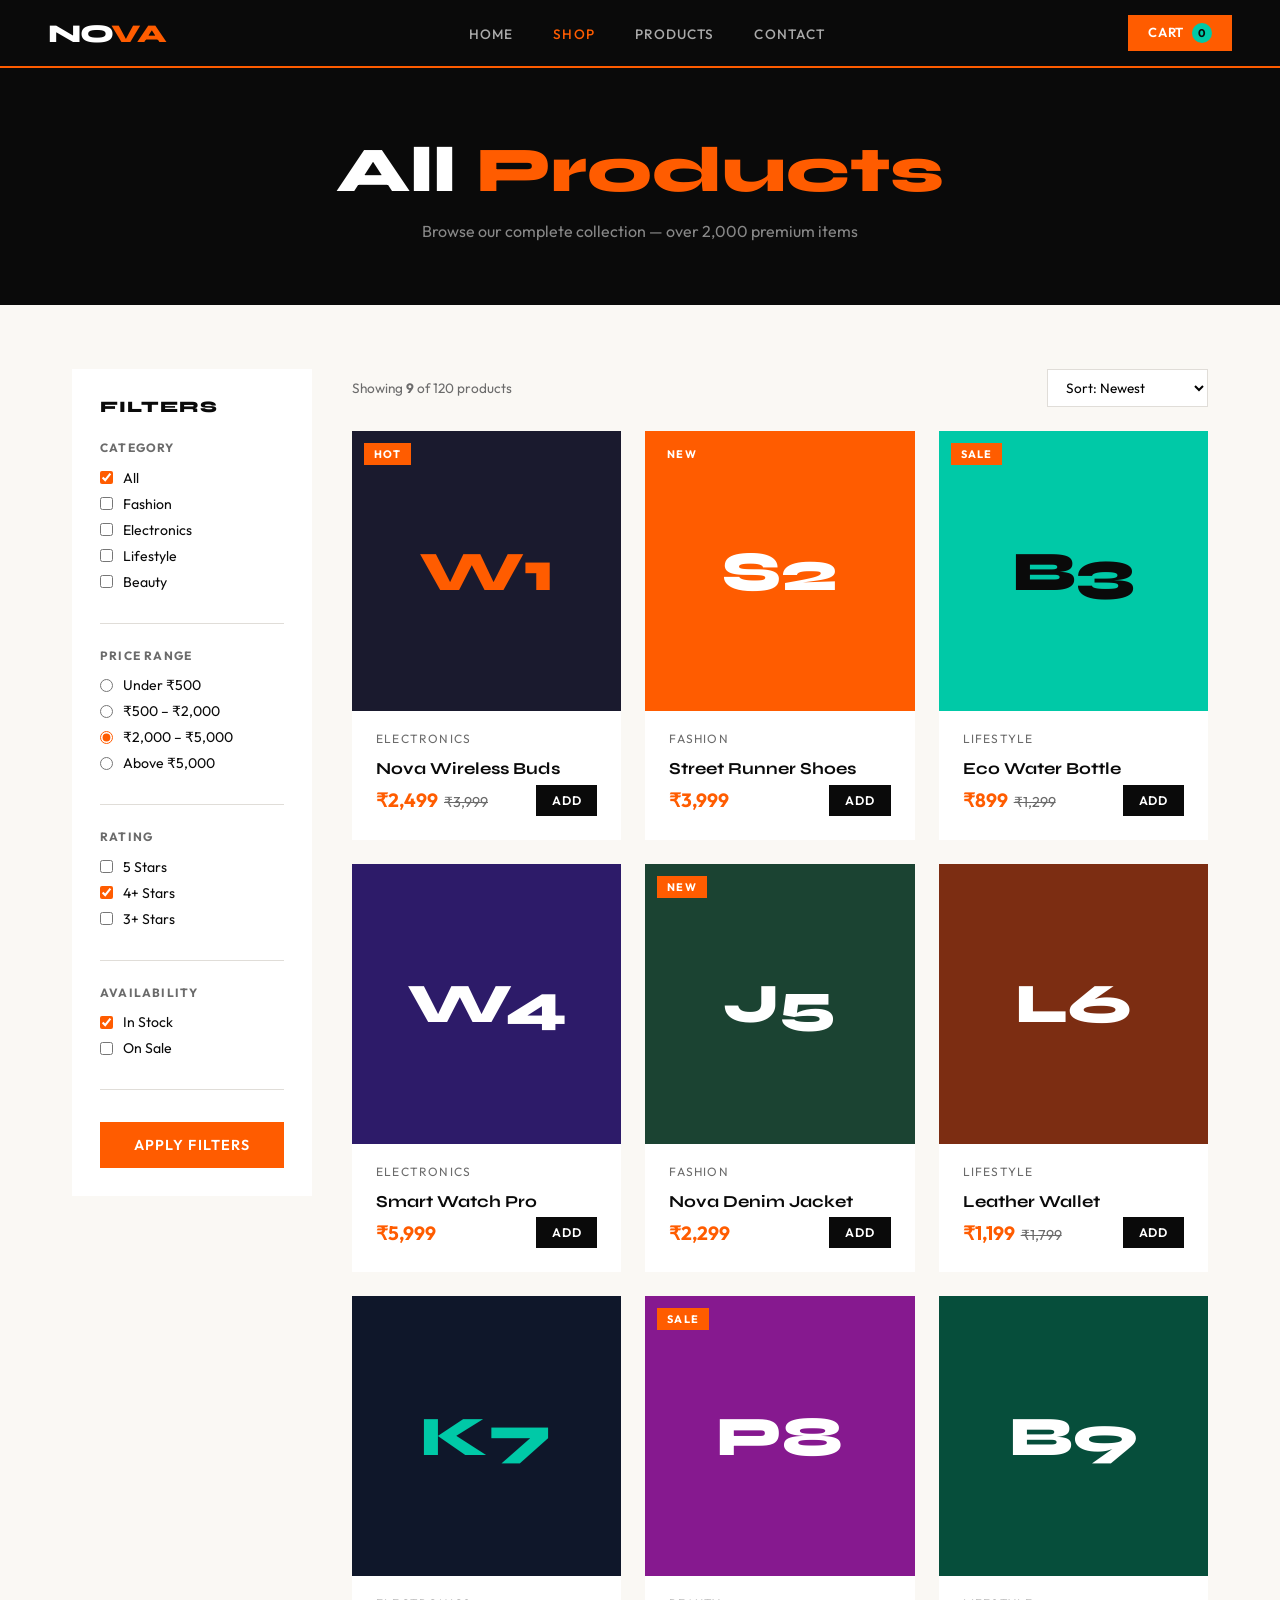
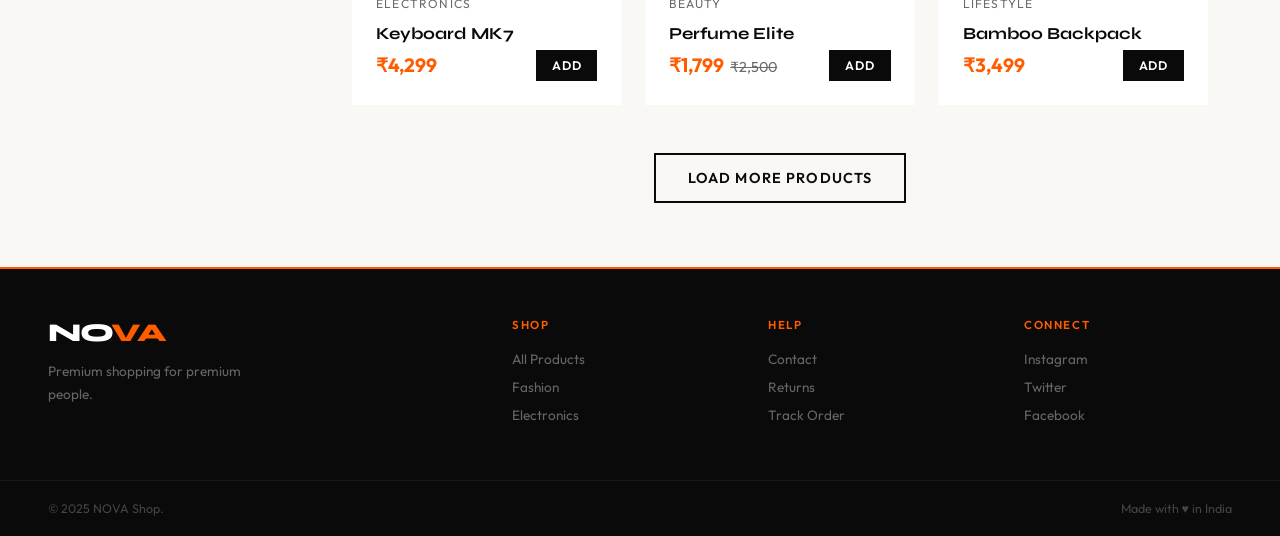
<file: shop.html>
<!DOCTYPE html>
<html lang="en">
<head>
  <!-- Google tag (gtag.js) -->
<script async src="https://www.googletagmanager.com/gtag/js?id=G-P3NL91CEF5"></script>
<script>
  window.dataLayer = window.dataLayer || [];
  function gtag(){dataLayer.push(arguments);}
  gtag('js', new Date());

  gtag('config', 'G-P3NL91CEF5');
</script>
  <!-- Google Tag Manager -->
<script>(function(w,d,s,l,i){w[l]=w[l]||[];w[l].push({'gtm.start':
new Date().getTime(),event:'gtm.js'});var f=d.getElementsByTagName(s)[0],
j=d.createElement(s),dl=l!='dataLayer'?'&l='+l:'';j.async=true;j.src=
'https://www.googletagmanager.com/gtm.js?id='+i+dl;f.parentNode.insertBefore(j,f);
})(window,document,'script','dataLayer','GTM-P2C27LSK');</script>
<!-- End Google Tag Manager -->
<meta charset="UTF-8">
<meta name="viewport" content="width=device-width, initial-scale=1.0">
<title>NOVA Shop — Shop</title>
<link rel="stylesheet" href="style.css">
<style>
  .shop-hero { background: var(--black); padding: 4rem 0; text-align: center; }
  .shop-hero h1 { font-family: var(--font-head); font-size: 4rem; font-weight: 800; color: #fff; }
  .shop-hero h1 span { color: var(--accent); }
  .shop-hero p { color: #888; font-size: 1rem; margin-top: 0.75rem; }
  .shop-layout { display: grid; grid-template-columns: 240px 1fr; gap: 2.5rem; padding: 4rem 0; }
  .filter-sidebar { background: #fff; padding: 1.75rem; height: fit-content; position: sticky; top: 90px; }
  .filter-title { font-family: var(--font-head); font-size: 1rem; font-weight: 800; margin-bottom: 1.5rem; text-transform: uppercase; letter-spacing: 0.06em; }
  .filter-group { margin-bottom: 1.5rem; border-bottom: 1px solid var(--border); padding-bottom: 1.5rem; }
  .filter-group:last-child { border-bottom: none; margin-bottom: 0; }
  .filter-group h4 { font-size: 0.75rem; font-weight: 700; text-transform: uppercase; letter-spacing: 0.1em; color: var(--gray); margin-bottom: 0.85rem; }
  .filter-option { display: flex; align-items: center; gap: 0.6rem; margin-bottom: 0.5rem; cursor: pointer; font-size: 0.88rem; }
  .filter-option input { accent-color: var(--accent); cursor: pointer; }
  .shop-toolbar { display: flex; align-items: center; justify-content: space-between; margin-bottom: 1.5rem; }
  .result-count { font-size: 0.85rem; color: var(--gray); }
  .sort-select { background: #fff; border: 1.5px solid var(--border); padding: 8px 14px; font-family: var(--font-body); font-size: 0.85rem; outline: none; cursor: pointer; }
  .products-grid-shop { display: grid; grid-template-columns: repeat(3, 1fr); gap: 1.5rem; }
  @media (max-width: 900px) {
    .shop-layout { grid-template-columns: 1fr; }
    .filter-sidebar { position: static; }
    .products-grid-shop { grid-template-columns: repeat(2, 1fr); }
  }
</style>
</head>
<body>
  <!-- Google Tag Manager (noscript) -->
<noscript><iframe src="https://www.googletagmanager.com/ns.html?id=GTM-P2C27LSK"
height="0" width="0" style="display:none;visibility:hidden"></iframe></noscript>
<!-- End Google Tag Manager (noscript) -->

<nav>
  <a href="index.html" class="nav-logo">NO<span>VA</span></a>
  <ul class="nav-links">
    <li><a href="index.html">Home</a></li>
    <li><a href="shop.html" class="active">Shop</a></li>
    <li><a href="product.html">Products</a></li>
    <li><a href="contact.html">Contact</a></li>
  </ul>
  <div class="nav-right">
    <a href="cart.html" class="cart-btn">Cart <span class="cart-count" id="cart-count">0</span></a>
  </div>
</nav>

<div class="page-wrap">
  <div class="shop-hero">
    <div class="container">
      <h1>All <span>Products</span></h1>
      <p>Browse our complete collection — over 2,000 premium items</p>
    </div>
  </div>

  <div class="container">
    <div class="shop-layout">
      <aside class="filter-sidebar">
        <div class="filter-title">Filters</div>
        <div class="filter-group">
          <h4>Category</h4>
          <label class="filter-option"><input type="checkbox" checked> All</label>
          <label class="filter-option"><input type="checkbox"> Fashion</label>
          <label class="filter-option"><input type="checkbox"> Electronics</label>
          <label class="filter-option"><input type="checkbox"> Lifestyle</label>
          <label class="filter-option"><input type="checkbox"> Beauty</label>
        </div>
        <div class="filter-group">
          <h4>Price Range</h4>
          <label class="filter-option"><input type="radio" name="price"> Under ₹500</label>
          <label class="filter-option"><input type="radio" name="price"> ₹500 – ₹2,000</label>
          <label class="filter-option"><input type="radio" name="price" checked> ₹2,000 – ₹5,000</label>
          <label class="filter-option"><input type="radio" name="price"> Above ₹5,000</label>
        </div>
        <div class="filter-group">
          <h4>Rating</h4>
          <label class="filter-option"><input type="checkbox"> 5 Stars</label>
          <label class="filter-option"><input type="checkbox" checked> 4+ Stars</label>
          <label class="filter-option"><input type="checkbox"> 3+ Stars</label>
        </div>
        <div class="filter-group">
          <h4>Availability</h4>
          <label class="filter-option"><input type="checkbox" checked> In Stock</label>
          <label class="filter-option"><input type="checkbox"> On Sale</label>
        </div>
        <button class="btn btn-primary btn-full" style="margin-top:0.5rem;">Apply Filters</button>
      </aside>

      <div>
        <div class="shop-toolbar">
          <span class="result-count">Showing <strong>9</strong> of 120 products</span>
          <select class="sort-select">
            <option>Sort: Newest</option>
            <option>Price: Low to High</option>
            <option>Price: High to Low</option>
            <option>Best Rated</option>
          </select>
        </div>
        <div class="products-grid-shop">
          <div class="product-card" onclick="location.href='product.html'">
            <div class="product-thumb" style="background:#1a1a2e;"><div class="product-badge">Hot</div><span style="font-family:var(--font-head);font-size:3.5rem;color:var(--accent);font-weight:800;">W1</span></div>
            <div class="product-info"><div class="product-cat">Electronics</div><div class="product-name">Nova Wireless Buds</div><div class="product-price-row"><div><span class="product-price">₹2,499</span><span class="product-old-price">₹3,999</span></div><button class="add-to-cart-btn" onclick="event.stopPropagation();addToCart('Nova Wireless Buds',2499)">Add</button></div></div>
          </div>
          <div class="product-card" onclick="location.href='product.html'">
            <div class="product-thumb" style="background:var(--accent);"><div class="product-badge">New</div><span style="font-family:var(--font-head);font-size:3.5rem;color:#fff;font-weight:800;">S2</span></div>
            <div class="product-info"><div class="product-cat">Fashion</div><div class="product-name">Street Runner Shoes</div><div class="product-price-row"><div><span class="product-price">₹3,999</span></div><button class="add-to-cart-btn" onclick="event.stopPropagation();addToCart('Street Runner Shoes',3999)">Add</button></div></div>
          </div>
          <div class="product-card" onclick="location.href='product.html'">
            <div class="product-thumb" style="background:var(--accent2);"><div class="product-badge">Sale</div><span style="font-family:var(--font-head);font-size:3.5rem;color:var(--black);font-weight:800;">B3</span></div>
            <div class="product-info"><div class="product-cat">Lifestyle</div><div class="product-name">Eco Water Bottle</div><div class="product-price-row"><div><span class="product-price">₹899</span><span class="product-old-price">₹1,299</span></div><button class="add-to-cart-btn" onclick="event.stopPropagation();addToCart('Eco Water Bottle',899)">Add</button></div></div>
          </div>
          <div class="product-card" onclick="location.href='product.html'">
            <div class="product-thumb" style="background:#2d1b69;"><span style="font-family:var(--font-head);font-size:3.5rem;color:#fff;font-weight:800;">W4</span></div>
            <div class="product-info"><div class="product-cat">Electronics</div><div class="product-name">Smart Watch Pro</div><div class="product-price-row"><div><span class="product-price">₹5,999</span></div><button class="add-to-cart-btn" onclick="event.stopPropagation();addToCart('Smart Watch Pro',5999)">Add</button></div></div>
          </div>
          <div class="product-card" onclick="location.href='product.html'">
            <div class="product-thumb" style="background:#1b4332;"><div class="product-badge">New</div><span style="font-family:var(--font-head);font-size:3.5rem;color:#fff;font-weight:800;">J5</span></div>
            <div class="product-info"><div class="product-cat">Fashion</div><div class="product-name">Nova Denim Jacket</div><div class="product-price-row"><div><span class="product-price">₹2,299</span></div><button class="add-to-cart-btn" onclick="event.stopPropagation();addToCart('Nova Denim Jacket',2299)">Add</button></div></div>
          </div>
          <div class="product-card" onclick="location.href='product.html'">
            <div class="product-thumb" style="background:#7c2d12;"><span style="font-family:var(--font-head);font-size:3.5rem;color:#fff;font-weight:800;">L6</span></div>
            <div class="product-info"><div class="product-cat">Lifestyle</div><div class="product-name">Leather Wallet</div><div class="product-price-row"><div><span class="product-price">₹1,199</span><span class="product-old-price">₹1,799</span></div><button class="add-to-cart-btn" onclick="event.stopPropagation();addToCart('Leather Wallet',1199)">Add</button></div></div>
          </div>
          <div class="product-card" onclick="location.href='product.html'">
            <div class="product-thumb" style="background:#0f172a;"><span style="font-family:var(--font-head);font-size:3.5rem;color:var(--accent2);font-weight:800;">K7</span></div>
            <div class="product-info"><div class="product-cat">Electronics</div><div class="product-name">Keyboard MK7</div><div class="product-price-row"><div><span class="product-price">₹4,299</span></div><button class="add-to-cart-btn" onclick="event.stopPropagation();addToCart('Keyboard MK7',4299)">Add</button></div></div>
          </div>
          <div class="product-card" onclick="location.href='product.html'">
            <div class="product-thumb" style="background:#86198f;"><div class="product-badge">Sale</div><span style="font-family:var(--font-head);font-size:3.5rem;color:#fff;font-weight:800;">P8</span></div>
            <div class="product-info"><div class="product-cat">Beauty</div><div class="product-name">Perfume Elite</div><div class="product-price-row"><div><span class="product-price">₹1,799</span><span class="product-old-price">₹2,500</span></div><button class="add-to-cart-btn" onclick="event.stopPropagation();addToCart('Perfume Elite',1799)">Add</button></div></div>
          </div>
          <div class="product-card" onclick="location.href='product.html'">
            <div class="product-thumb" style="background:#064e3b;"><span style="font-family:var(--font-head);font-size:3.5rem;color:#fff;font-weight:800;">B9</span></div>
            <div class="product-info"><div class="product-cat">Lifestyle</div><div class="product-name">Bamboo Backpack</div><div class="product-price-row"><div><span class="product-price">₹3,499</span></div><button class="add-to-cart-btn" onclick="event.stopPropagation();addToCart('Bamboo Backpack',3499)">Add</button></div></div>
          </div>
        </div>
        <div style="text-align:center;margin-top:3rem;">
          <button class="btn btn-secondary">Load More Products</button>
        </div>
      </div>
    </div>
  </div>

  <footer>
    <div class="footer-inner">
      <div class="footer-brand"><a href="index.html" class="nav-logo">NO<span>VA</span></a><p>Premium shopping for premium people.</p></div>
      <div class="footer-col"><h4>Shop</h4><ul><li><a href="shop.html">All Products</a></li><li><a href="shop.html">Fashion</a></li><li><a href="shop.html">Electronics</a></li></ul></div>
      <div class="footer-col"><h4>Help</h4><ul><li><a href="contact.html">Contact</a></li><li><a href="#">Returns</a></li><li><a href="#">Track Order</a></li></ul></div>
      <div class="footer-col"><h4>Connect</h4><ul><li><a href="#">Instagram</a></li><li><a href="#">Twitter</a></li><li><a href="#">Facebook</a></li></ul></div>
    </div>
    <div class="footer-bottom"><span>&copy; 2025 NOVA Shop.</span><span>Made with &hearts; in India</span></div>
  </footer>
</div>

<div class="toast" id="toast"></div>
<script>
  function getCart() { return JSON.parse(localStorage.getItem('nova_cart') || '[]'); }
  function saveCart(c) { localStorage.setItem('nova_cart', JSON.stringify(c)); }
  function updateCount() { document.getElementById('cart-count').textContent = getCart().length; }
  function addToCart(name, price) { const cart = getCart(); cart.push({ name, price }); saveCart(cart); updateCount(); showToast('Added to cart!'); }
  function showToast(msg) { const t = document.getElementById('toast'); t.textContent = msg; t.style.display = 'block'; setTimeout(() => { t.style.display = 'none'; }, 2500); }
  updateCount();
</script>
</body>
</html>
</file>
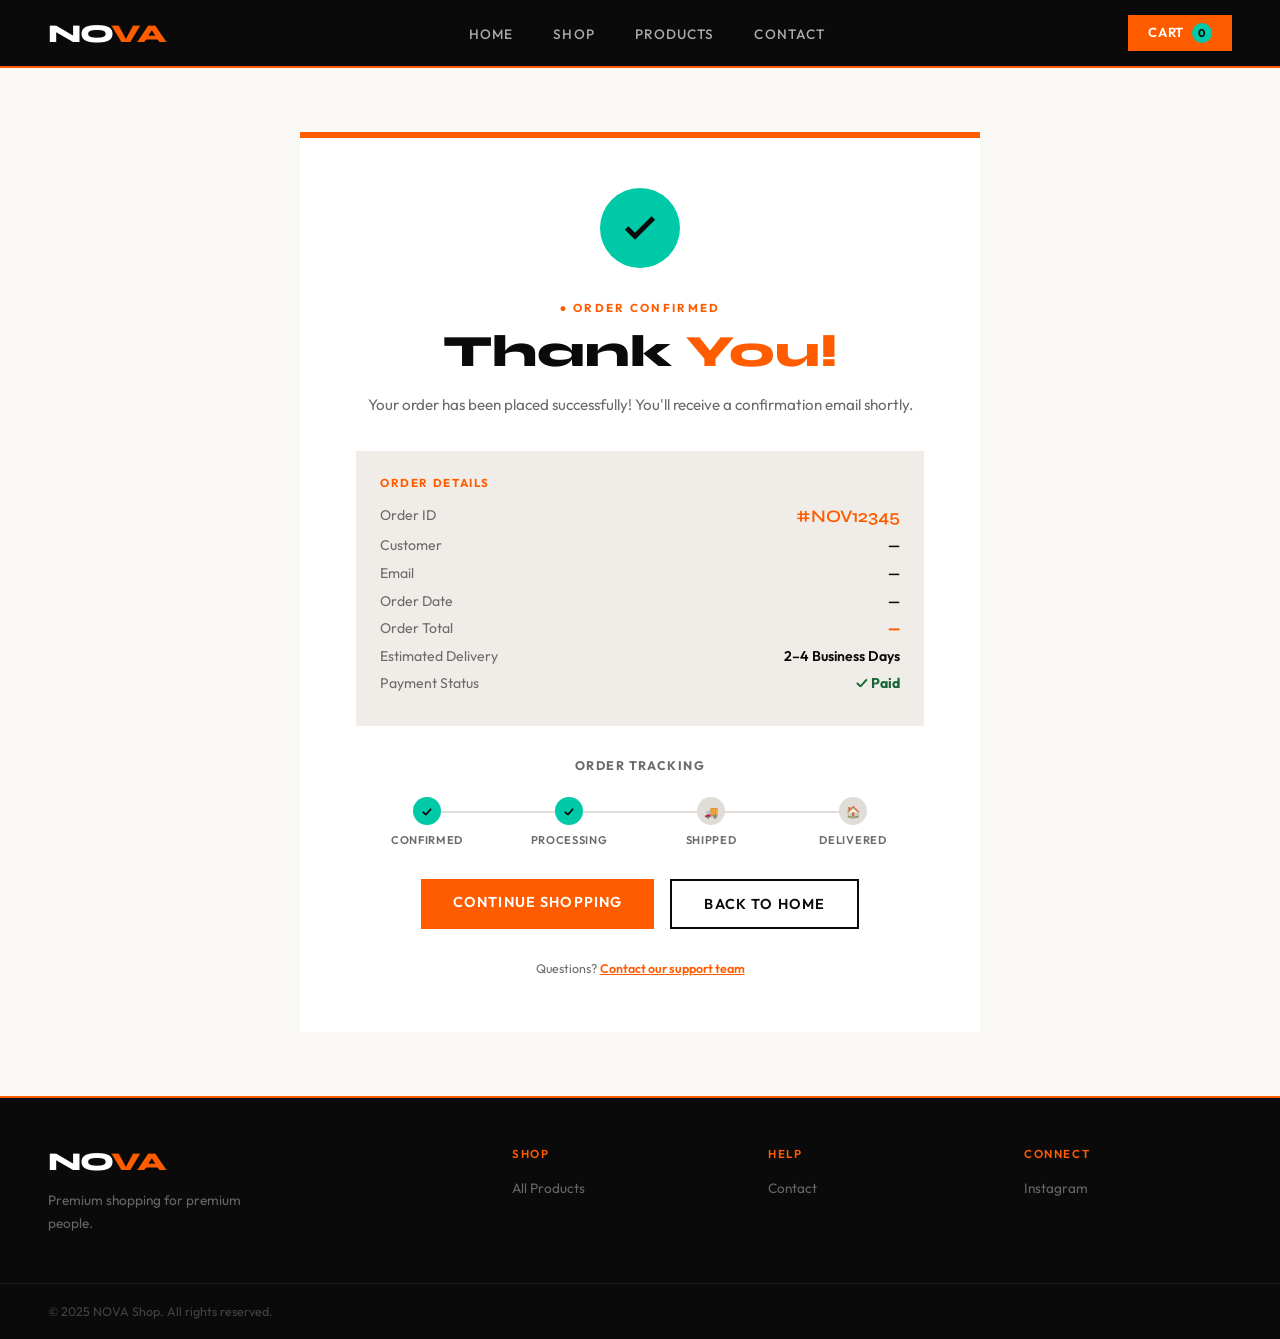
<file: thankyou.html>
<!DOCTYPE html>
<html lang="en">
<head>
  <!-- Google tag (gtag.js) -->
<script async src="https://www.googletagmanager.com/gtag/js?id=G-P3NL91CEF5"></script>
<script>
  window.dataLayer = window.dataLayer || [];
  function gtag(){dataLayer.push(arguments);}
  gtag('js', new Date());

  gtag('config', 'G-P3NL91CEF5');
</script>
  <!-- Google Tag Manager -->
<script>(function(w,d,s,l,i){w[l]=w[l]||[];w[l].push({'gtm.start':
new Date().getTime(),event:'gtm.js'});var f=d.getElementsByTagName(s)[0],
j=d.createElement(s),dl=l!='dataLayer'?'&l='+l:'';j.async=true;j.src=
'https://www.googletagmanager.com/gtm.js?id='+i+dl;f.parentNode.insertBefore(j,f);
})(window,document,'script','dataLayer','GTM-P2C27LSK');</script>
<!-- End Google Tag Manager -->
<meta charset="UTF-8">
<meta name="viewport" content="width=device-width, initial-scale=1.0">
<title>NOVA Shop — Thank You!</title>
<link rel="stylesheet" href="style.css">
<style>
  .thankyou-wrap { min-height: calc(100vh - 68px); display: flex; align-items: center; justify-content: center; background: var(--cream); padding: 4rem 1.5rem; }
  .thankyou-card { background: #fff; max-width: 680px; width: 100%; padding: 3.5rem; text-align: center; position: relative; overflow: hidden; }
  .thankyou-card::before { content: ''; position: absolute; top: 0; left: 0; right: 0; height: 6px; background: var(--accent); }
  .checkmark { width: 80px; height: 80px; background: var(--accent2); border-radius: 50%; display: flex; align-items: center; justify-content: center; margin: 0 auto 2rem; animation: pop 0.5s ease; }
  .checkmark svg { width: 40px; height: 40px; stroke: var(--black); stroke-width: 3; fill: none; }
  @keyframes pop { 0% { transform: scale(0); opacity: 0; } 80% { transform: scale(1.1); } 100% { transform: scale(1); opacity: 1; } }
  .ty-eyebrow { font-size: 0.72rem; font-weight: 700; letter-spacing: 0.2em; text-transform: uppercase; color: var(--accent); margin-bottom: 0.75rem; }
  .ty-title { font-family: var(--font-head); font-size: 2.8rem; font-weight: 800; line-height: 1.1; margin-bottom: 1rem; }
  .ty-title span { color: var(--accent); }
  .ty-desc { color: var(--gray); font-size: 0.95rem; line-height: 1.75; margin-bottom: 2rem; }
  .order-box { background: var(--light); padding: 1.5rem; text-align: left; margin-bottom: 2rem; }
  .order-box-title { font-size: 0.72rem; font-weight: 700; text-transform: uppercase; letter-spacing: 0.14em; color: var(--accent); margin-bottom: 1rem; }
  .order-detail-row { display: flex; justify-content: space-between; font-size: 0.88rem; margin-bottom: 0.6rem; }
  .order-detail-row span:first-child { color: var(--gray); }
  .order-detail-row span:last-child { font-weight: 600; }
  .order-id { font-family: var(--font-head); font-size: 1.1rem; font-weight: 800; color: var(--accent); }
  .ty-actions { display: flex; gap: 1rem; justify-content: center; flex-wrap: wrap; margin-bottom: 2rem; }
  .steps-track { display: flex; justify-content: space-between; position: relative; margin-top: 1.5rem; }
  .steps-track::before { content: ''; position: absolute; top: 14px; left: 10%; right: 10%; height: 2px; background: var(--border); z-index: 0; }
  .track-step { display: flex; flex-direction: column; align-items: center; gap: 0.5rem; position: relative; z-index: 1; flex: 1; }
  .track-dot { width: 28px; height: 28px; border-radius: 50%; display: flex; align-items: center; justify-content: center; font-size: 0.72rem; font-weight: 800; }
  .track-dot.done { background: var(--accent2); color: var(--black); }
  .track-dot.pending { background: var(--border); color: var(--gray); }
  .track-label { font-size: 0.7rem; font-weight: 600; text-transform: uppercase; letter-spacing: 0.06em; color: var(--gray); text-align: center; }
</style>
</head>
<body>
<!-- Google Tag Manager (noscript) -->
<noscript><iframe src="https://www.googletagmanager.com/ns.html?id=GTM-P2C27LSK"
height="0" width="0" style="display:none;visibility:hidden"></iframe></noscript>
<!-- End Google Tag Manager (noscript) -->
<nav>
  <a href="index.html" class="nav-logo">NO<span>VA</span></a>
  <ul class="nav-links">
    <li><a href="index.html">Home</a></li>
    <li><a href="shop.html">Shop</a></li>
    <li><a href="product.html">Products</a></li>
    <li><a href="contact.html">Contact</a></li>
  </ul>
  <div class="nav-right">
    <a href="cart.html" class="cart-btn">Cart <span class="cart-count" id="cart-count">0</span></a>
  </div>
</nav>

<div class="page-wrap">
  <div class="thankyou-wrap">
    <div class="thankyou-card">
      <div class="checkmark">
        <svg viewBox="0 0 24 24"><polyline points="20 6 9 17 4 12"></polyline></svg>
      </div>
      <div class="ty-eyebrow">&#9679; Order Confirmed</div>
      <h1 class="ty-title">Thank <span>You!</span></h1>
      <p class="ty-desc" id="ty-desc">Your order has been placed successfully! You'll receive a confirmation email shortly.</p>
      <div class="order-box">
        <div class="order-box-title">Order Details</div>
        <div class="order-detail-row"><span>Order ID</span><span class="order-id" id="ty-order-id">#NOV12345</span></div>
        <div class="order-detail-row"><span>Customer</span><span id="ty-name">—</span></div>
        <div class="order-detail-row"><span>Email</span><span id="ty-email">—</span></div>
        <div class="order-detail-row"><span>Order Date</span><span id="ty-date">—</span></div>
        <div class="order-detail-row"><span>Order Total</span><span id="ty-total" style="color:var(--accent);font-weight:800;">—</span></div>
        <div class="order-detail-row"><span>Estimated Delivery</span><span>2–4 Business Days</span></div>
        <div class="order-detail-row"><span>Payment Status</span><span style="color:#166534;font-weight:700;">✓ Paid</span></div>
      </div>
      <div style="margin-bottom:2rem;">
        <p style="font-size:0.78rem;font-weight:700;text-transform:uppercase;letter-spacing:0.12em;color:var(--gray);margin-bottom:1.25rem;">Order Tracking</p>
        <div class="steps-track">
          <div class="track-step"><div class="track-dot done">✓</div><div class="track-label">Confirmed</div></div>
          <div class="track-step"><div class="track-dot done">✓</div><div class="track-label">Processing</div></div>
          <div class="track-step"><div class="track-dot pending">&#128666;</div><div class="track-label">Shipped</div></div>
          <div class="track-step"><div class="track-dot pending">&#127968;</div><div class="track-label">Delivered</div></div>
        </div>
      </div>
      <div class="ty-actions">
        <a href="shop.html" class="btn btn-primary">Continue Shopping</a>
        <a href="index.html" class="btn btn-secondary">Back to Home</a>
      </div>
      <p style="font-size:0.78rem;color:var(--gray);">Questions? <a href="contact.html" style="color:var(--accent);font-weight:600;">Contact our support team</a></p>
    </div>
  </div>

  <footer>
    <div class="footer-inner">
      <div class="footer-brand"><a href="index.html" class="nav-logo">NO<span>VA</span></a><p>Premium shopping for premium people.</p></div>
      <div class="footer-col"><h4>Shop</h4><ul><li><a href="shop.html">All Products</a></li></ul></div>
      <div class="footer-col"><h4>Help</h4><ul><li><a href="contact.html">Contact</a></li></ul></div>
      <div class="footer-col"><h4>Connect</h4><ul><li><a href="#">Instagram</a></li></ul></div>
    </div>
    <div class="footer-bottom"><span>&copy; 2025 NOVA Shop. All rights reserved.</span></div>
  </footer>
</div>

<script>
  function updateCount() { document.getElementById('cart-count').textContent = JSON.parse(localStorage.getItem('nova_cart') || '[]').length; }
  const order = JSON.parse(localStorage.getItem('nova_order') || '{}');
  if (order.name) {
    document.getElementById('ty-name').textContent = order.name;
    document.getElementById('ty-email').textContent = order.email;
    document.getElementById('ty-date').textContent = order.date;
    document.getElementById('ty-total').textContent = order.total;
    document.getElementById('ty-order-id').textContent = '#' + order.orderId;
    document.getElementById('ty-desc').textContent = `Hi ${order.name}! Your order has been placed. A confirmation has been sent to ${order.email}.`;
  }
  updateCount();
</script>
</body>
</html>
</file>
<file: style.css>
@import url('https://fonts.googleapis.com/css2?family=Syne:wght@700;800&family=Outfit:wght@300;400;500;600&display=swap');

*, *::before, *::after { box-sizing: border-box; margin: 0; padding: 0; }

:root {
  --black: #0A0A0A;
  --white: #FFFFFF;
  --cream: #FAF8F4;
  --accent: #FF5C00;
  --accent2: #00C9A7;
  --gray: #6B6B6B;
  --light: #F0EDE8;
  --border: #E0DDD8;
  --font-head: 'Syne', sans-serif;
  --font-body: 'Outfit', sans-serif;
}

html { scroll-behavior: smooth; }
body { font-family: var(--font-body); background: var(--cream); color: var(--black); overflow-x: hidden; }

/* NAV */
nav {
  position: fixed; top: 0; left: 0; right: 0; z-index: 1000;
  background: var(--black);
  display: flex; align-items: center; justify-content: space-between;
  padding: 0 3rem; height: 68px;
  border-bottom: 2px solid var(--accent);
}
.nav-logo { font-family: var(--font-head); font-size: 1.6rem; font-weight: 800; color: var(--white); text-decoration: none; letter-spacing: -1px; }
.nav-logo span { color: var(--accent); }
.nav-links { display: flex; gap: 2.5rem; list-style: none; }
.nav-links a { color: #aaa; text-decoration: none; font-size: 0.85rem; font-weight: 500; letter-spacing: 0.08em; text-transform: uppercase; transition: color 0.2s; }
.nav-links a:hover, .nav-links a.active { color: var(--accent); }
.nav-right { display: flex; align-items: center; gap: 1.5rem; }
.cart-btn { background: var(--accent); color: #fff; border: none; padding: 8px 20px; font-family: var(--font-body); font-size: 0.82rem; font-weight: 600; letter-spacing: 0.06em; text-transform: uppercase; cursor: pointer; text-decoration: none; display: inline-block; transition: background 0.2s; }
.cart-btn:hover { background: #e04d00; }
.cart-count { background: var(--accent2); color: var(--black); font-size: 0.7rem; font-weight: 700; border-radius: 50%; width: 20px; height: 20px; display: inline-flex; align-items: center; justify-content: center; margin-left: 4px; }

/* COMMON */
.page-wrap { padding-top: 68px; min-height: 100vh; }
.container { max-width: 1200px; margin: 0 auto; padding: 0 2rem; }
.section { padding: 5rem 0; }
.section-label { font-size: 0.72rem; font-weight: 600; letter-spacing: 0.2em; text-transform: uppercase; color: var(--accent); margin-bottom: 0.75rem; display: block; }
.section-title { font-family: var(--font-head); font-size: 2.6rem; font-weight: 800; line-height: 1.1; margin-bottom: 1rem; }
.section-title span { color: var(--accent); }

/* BUTTONS */
.btn { display: inline-block; padding: 14px 32px; font-family: var(--font-body); font-weight: 600; font-size: 0.9rem; text-transform: uppercase; letter-spacing: 0.08em; text-decoration: none; cursor: pointer; border: none; transition: all 0.2s; }
.btn-primary { background: var(--accent); color: #fff; }
.btn-primary:hover { background: #e04d00; transform: translateY(-2px); }
.btn-secondary { background: transparent; color: var(--black); border: 2px solid var(--black); }
.btn-secondary:hover { background: var(--black); color: #fff; }
.btn-white { background: #fff; color: var(--black); }
.btn-white:hover { background: var(--accent); color: #fff; }
.btn-full { width: 100%; text-align: center; }

/* PRODUCT CARDS */
.product-card { background: #fff; overflow: hidden; transition: transform 0.25s, box-shadow 0.25s; cursor: pointer; }
.product-card:hover { transform: translateY(-5px); box-shadow: 0 20px 40px rgba(0,0,0,0.1); }
.product-thumb { height: 280px; display: flex; align-items: center; justify-content: center; position: relative; overflow: hidden; }
.product-badge { position: absolute; top: 12px; left: 12px; background: var(--accent); color: #fff; font-size: 0.68rem; font-weight: 700; letter-spacing: 0.1em; text-transform: uppercase; padding: 4px 10px; }
.product-info { padding: 1.25rem 1.5rem 1.5rem; }
.product-name { font-family: var(--font-head); font-size: 1.05rem; font-weight: 700; margin-bottom: 0.35rem; }
.product-cat { font-size: 0.75rem; color: var(--gray); text-transform: uppercase; letter-spacing: 0.1em; margin-bottom: 0.75rem; }
.product-price-row { display: flex; align-items: center; justify-content: space-between; }
.product-price { font-size: 1.2rem; font-weight: 700; color: var(--accent); }
.product-old-price { font-size: 0.9rem; color: var(--gray); text-decoration: line-through; margin-left: 6px; }
.add-to-cart-btn { background: var(--black); color: #fff; border: none; padding: 8px 16px; font-family: var(--font-body); font-size: 0.78rem; font-weight: 600; text-transform: uppercase; letter-spacing: 0.06em; cursor: pointer; transition: background 0.2s; }
.add-to-cart-btn:hover { background: var(--accent); }

/* FOOTER */
footer { background: var(--black); border-top: 2px solid var(--accent); padding: 3rem 0 0; }
.footer-inner { display: grid; grid-template-columns: 2fr 1fr 1fr 1fr; gap: 3rem; padding: 0 3rem 3rem; }
.footer-brand p { color: #666; font-size: 0.85rem; line-height: 1.7; margin-top: 0.75rem; max-width: 240px; }
.footer-col h4 { font-size: 0.72rem; text-transform: uppercase; letter-spacing: 0.14em; color: var(--accent); margin-bottom: 1rem; font-weight: 600; }
.footer-col ul { list-style: none; }
.footer-col ul li { margin-bottom: 0.5rem; }
.footer-col ul li a { color: #666; text-decoration: none; font-size: 0.85rem; transition: color 0.2s; }
.footer-col ul li a:hover { color: var(--accent); }
.footer-bottom { border-top: 1px solid #1a1a1a; padding: 1.25rem 3rem; display: flex; justify-content: space-between; align-items: center; font-size: 0.78rem; color: #444; }

/* TOAST */
.toast { position: fixed; bottom: 2rem; right: 2rem; background: var(--accent2); color: var(--black); padding: 1rem 1.5rem; font-weight: 600; font-size: 0.9rem; display: none; z-index: 9999; animation: slideUp 0.3s ease; }
@keyframes slideUp { from { transform: translateY(20px); opacity: 0; } to { transform: translateY(0); opacity: 1; } }

/* FORM */
.form-group { margin-bottom: 1.25rem; }
.form-group label { display: block; font-size: 0.78rem; font-weight: 600; text-transform: uppercase; letter-spacing: 0.08em; margin-bottom: 6px; color: #555; }
.form-group input, .form-group select, .form-group textarea { width: 100%; background: var(--light); border: 1.5px solid var(--border); padding: 12px 16px; font-family: var(--font-body); font-size: 0.92rem; outline: none; transition: border-color 0.2s; color: var(--black); }
.form-group input:focus, .form-group select:focus, .form-group textarea:focus { border-color: var(--accent); }
.form-row2 { display: grid; grid-template-columns: 1fr 1fr; gap: 1rem; }

/* RESPONSIVE */
@media (max-width: 900px) {
  nav { padding: 0 1.25rem; }
  .nav-links { display: none; }
  .footer-inner { grid-template-columns: 1fr 1fr; padding: 0 1.5rem 2rem; }
  .footer-bottom { padding: 1.25rem 1.5rem; flex-direction: column; gap: 0.5rem; }
  .container { padding: 0 1.25rem; }
  .form-row2 { grid-template-columns: 1fr; }
}
</file>
